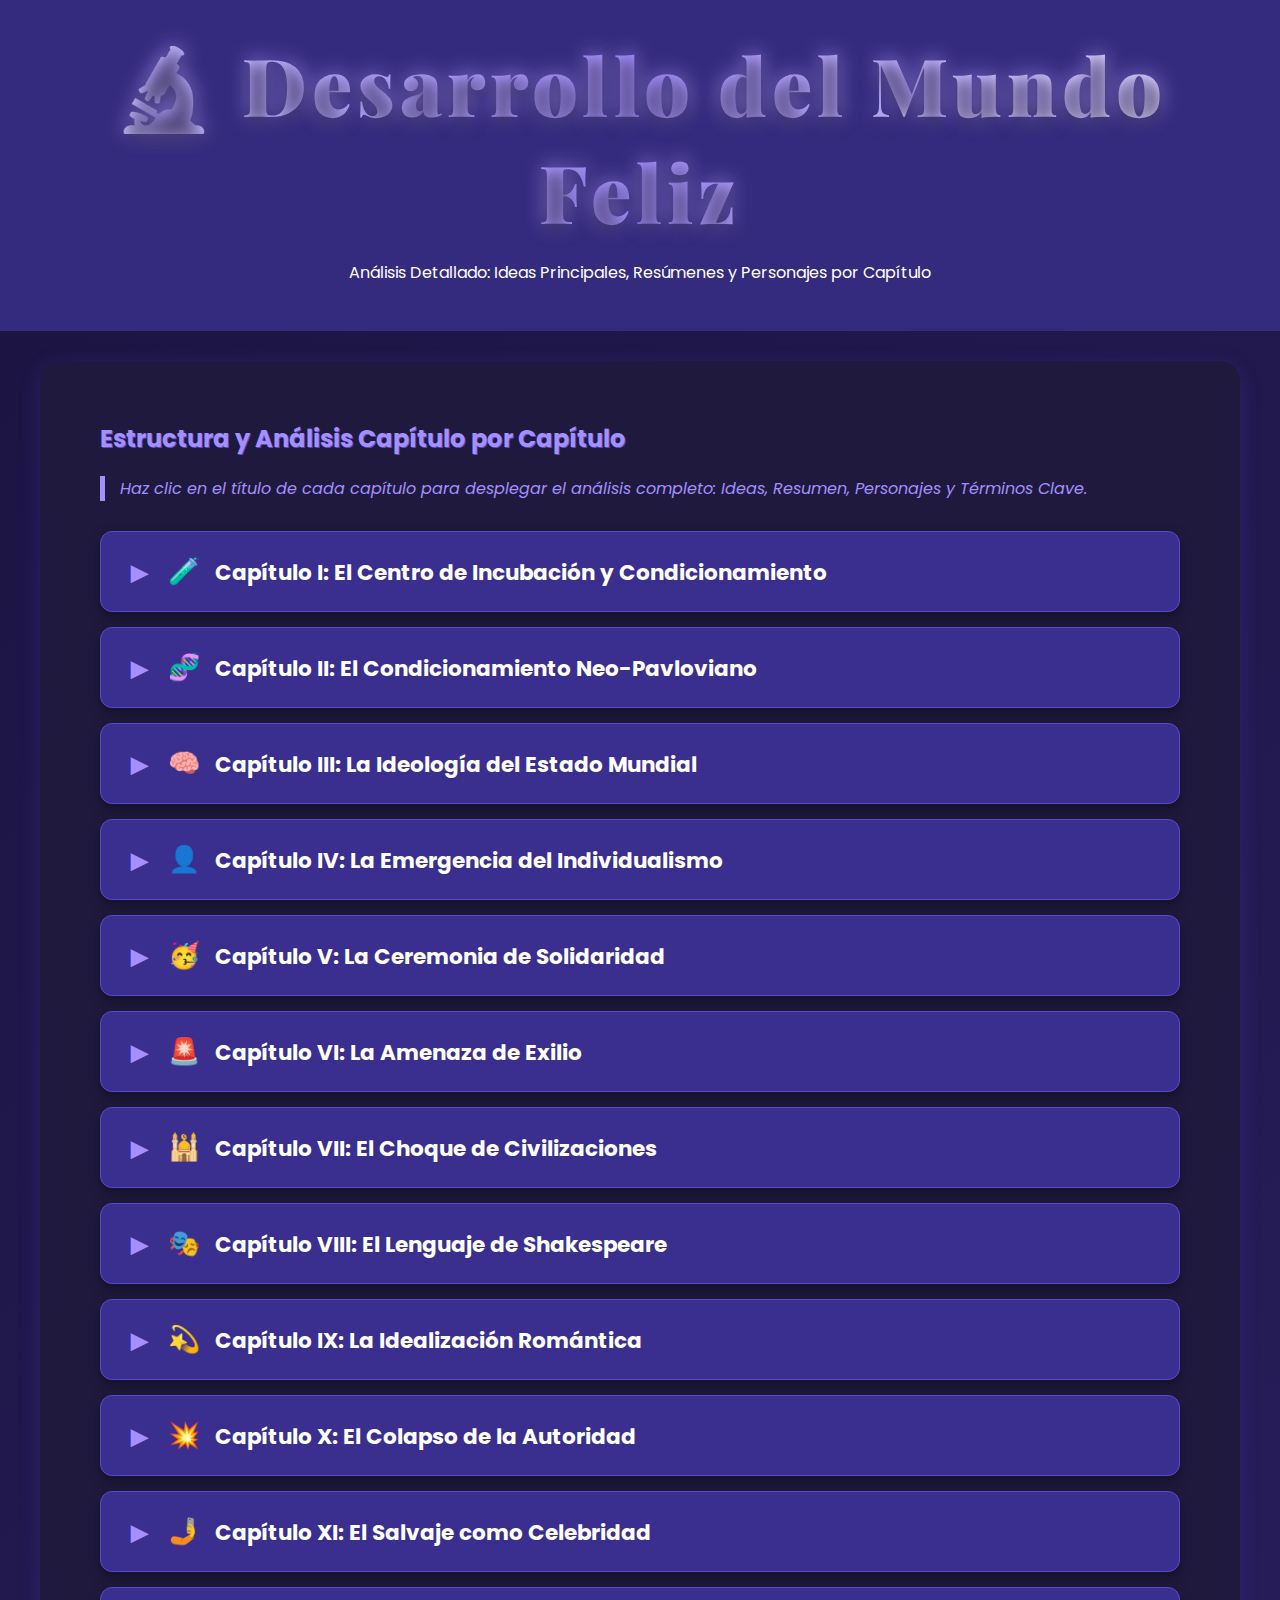
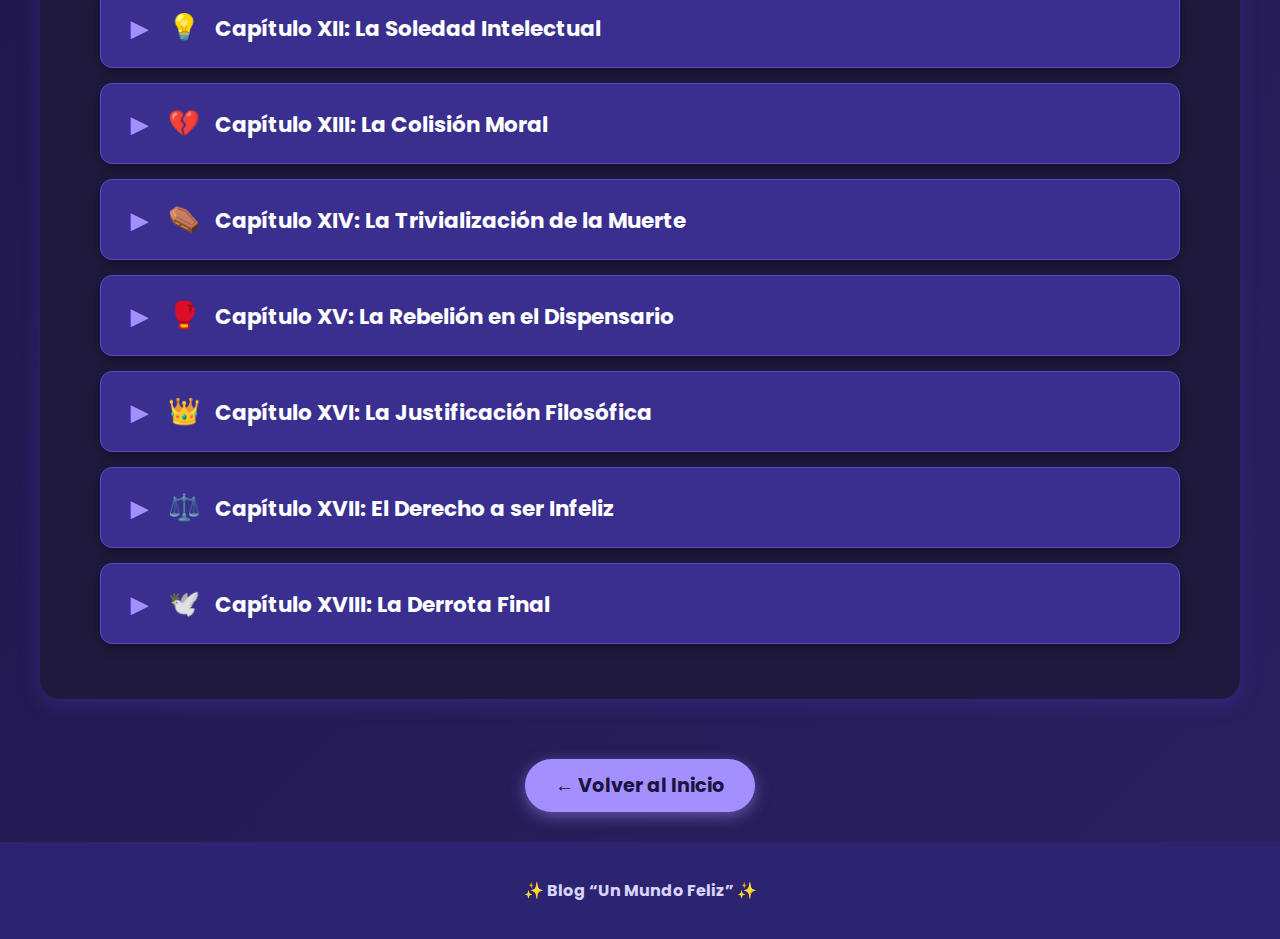
<file: Vistas/desarrollo.html>
<!DOCTYPE html>
<html lang="es">
<head>
  <meta charset="UTF-8">
  <meta name="viewport" content="width=device-width, initial-scale=1.0">
  <title>Desarrollo - Un Mundo Feliz</title>
  <link href="https://fonts.googleapis.com/css2?family=Playfair+Display:wght@900&display=swap" rel="stylesheet"> 
 
  <link rel="stylesheet" href="../CSS/desarrollo.css"> 
</head>
<body>

  <header>
    <h1 class="titulo">🔬 Desarrollo del Mundo Feliz</h1>
    <p>Análisis Detallado: Ideas Principales, Resúmenes y Personajes por Capítulo</p>
  </header>

  <div class="container-principal">
    <section class="section desarrollo-capitulos">
      <h2>Estructura y Análisis Capítulo por Capítulo</h2>
      <p class="nota-explicativa">Haz clic en el título de cada capítulo para desplegar el análisis completo: Ideas, Resumen, Personajes y Términos Clave.</p>

      <details class="capitulo-detalle">
        <summary class="capitulo-titulo">
          <span class="icono">🧪</span> Capítulo I: El Centro de Incubación y Condicionamiento
        </summary>
        <div class="capitulo-contenido">
          
          <div class="tema-grupo ideas">
            <h3>1. Ideas principales</h3>
            
            <h4>Principal:</h4>
            <ul>
              <li>Presenta el Centro de Incubación y Condicionamiento de Londres, donde los seres humanos son fabricados y clasificados en castas (Alfas, Betas, Gammas, Deltas, Epsilones). Se muestra una sociedad completamente controlada y tecnificada.</li>
            </ul>
            
            <h4>Secundarias:</h4>
            <ul>
              <li>La producción artificial de seres humanos reemplaza la reproducción natural.</li>
              <li>Se explica el Método Bokanovsky, que permite generar decenas de individuos idénticos a partir de un solo óvulo.</li>
              <li>Se introduce la idea de que la estabilidad social se logra mediante la manipulación biológica y psicológica.</li>
            </ul>
          </div>

          <div class="tema-grupo resumen">
            <h3>2. Resumen breve</h3>
            <p>El capítulo inicia con la descripción del edificio gris del Centro de Incubación y Condicionamiento de Londres Central, símbolo del dominio científico sobre la vida.</p>
            <p>Un grupo de estudiantes visita las instalaciones guiados por el Director de Incubación y Condicionamiento. A través de esta visita, se describe cómo los seres humanos son creados en laboratorios, sin padres, mediante técnicas como la fecundación artificial, la bokanovskificación (división de un óvulo en hasta 96 embriones idénticos) y la predestinación social (asignación de funciones según casta).</p>
            <p>Se revela que el objetivo máximo del Estado Mundial es la “Comunidad, Identidad, Estabilidad”, alcanzada a través de la uniformidad y la eliminación de la individualidad.</p>
          </div>

          <div class="tema-grupo personajes">
            <h3>3. Personajes que aparecen</h3>
            <ul>
              <li>Director de Incubación y Condicionamiento (DIC): guía la visita y representa la autoridad científica del sistema.</li>
              <li>Mr. Henry Foster: joven técnico del centro, experto en datos y procesos de incubación.</li>
              <li>Estudiantes: personajes secundarios que representan a las nuevas generaciones adoctrinadas.</li>
            </ul>
          </div>

          <div class="tema-grupo terminos">
            <h3>4. Términos importantes</h3>
            <ul>
              <li>Bokanovskificación: proceso biológico que permite producir varios clones humanos idénticos a partir de un solo óvulo.</li>
              <li>Método de Podsnap: técnica para acelerar la maduración de óvulos, aumentando la producción masiva de seres humanos.</li>
              <li>Casta: categoría social predeterminada (de Alfa a Epsilon), que define inteligencia y función social.</li>
              <li>Predestinación social: asignación de roles laborales y de estatus antes del nacimiento.</li>
              <li>Decantación: nacimiento artificial de los humanos tras su desarrollo en frascos.</li>
              <li>Divisa del Estado Mundial: “Comunidad, Identidad, Estabilidad.”</li>
            </ul>
          </div>

        </div>
      </details>
      
      <details class="capitulo-detalle">
        <summary class="capitulo-titulo">
          <span class="icono">🧬</span> Capítulo II: El Condicionamiento Neo-Pavloviano
        </summary>
        <div class="capitulo-contenido">
          
          <div class="tema-grupo ideas">
            <h3>1. Ideas principales</h3>
            
            <h4>Principal:</h4>
            <ul>
              <li>Se presenta el proceso de condicionamiento psicológico y social de los seres humanos desde su infancia, mostrando cómo se suprime la libertad individual para mantener la estabilidad del Estado Mundial.</li>
            </ul>
            
            <h4>Secundarias:</h4>
            <ul>
              <li>Se explican las técnicas de hipnopedia (enseñanza durante el sueño) y condicionamiento pavloviano.</li>
              <li>Se muestra cómo se inculca el rechazo hacia la naturaleza y el amor por el trabajo y el consumo.</li>
              <li>Aparece por primera vez Mustafá Mond, uno de los “Interventores Mundiales”, figura clave de autoridad.</li>
            </ul>
          </div>

          <div class="tema-grupo resumen">
            <h3>2. Resumen breve</h3>
            <p>El capítulo se centra en los métodos usados para adoctrinar a los niños.</p>
            <p>El Director continúa guiando a los estudiantes y les muestra las Salas de Condicionamiento Infantil, donde bebés de distintas castas son entrenados con estímulos eléctricos y sonidos desagradables para odiar cosas como las flores o los libros, pues la naturaleza no genera ganancias y los libros pueden despertar pensamiento crítico.</p>
            <p>También se introduce la hipnopedia, un método por el cual los niños aprenden frases repetidas mientras duermen, consolidando los valores del sistema (“Todos pertenecen a todos”).</p>
            <p>Aparece Mustafá Mond, Interventor Mundial, quien explica la historia del sistema, señalando que el orden actual surgió tras una guerra que demostró la necesidad de eliminar el conflicto individual y las emociones intensas.</p>
          </div>

          <div class="tema-grupo personajes">
            <h3>3. Personajes nuevos</h3>
            <ul>
              <li>Mustafá Mond: Interventor Mundial para Europa Occidental. Representa la autoridad suprema y el pensamiento racional del nuevo orden. Es culto, inteligente y cínico.</li>
              <li>Niños de las distintas castas: representan el producto final del condicionamiento estatal.</li>
              <li>Enfermeras y técnicos: encargados de aplicar los procesos de condicionamiento físico y mental.</li>
            </ul>
          </div>

          <div class="tema-grupo terminos">
            <h3>4. Términos importantes</h3>
            <ul>
              <li>Hipnopedia: enseñanza por repetición durante el sueño, usada para grabar ideas y valores del Estado Mundial en la mente inconsciente.</li>
              <li>Condicionamiento Neo-Pavloviano: adaptación de los experimentos de Pavlov para crear asociaciones entre placer o dolor y estímulos específicos.</li>
              <li>Interventor Mundial: máxima autoridad del Estado Mundial; hay diez en total.</li>
              <li>Guerra de los Nueve Años: conflicto que destruyó el mundo antiguo y dio origen al nuevo régimen basado en la estabilidad y el control social.</li>
              <li>Soma: droga perfecta, que elimina dolor, ansiedad o tristeza (aún solo mencionada, será más importante luego).</li>
            </ul>
          </div>
          
        </div>
      </details>
      
      <details class="capitulo-detalle">
    <summary class="capitulo-titulo">
        <span class="icono">🧠</span> Capítulo III: La Ideología del Estado Mundial
    </summary>
    <div class="capitulo-contenido">
        
        <div class="tema-grupo ideas">
            <h3>1. Ideas principales</h3>
            
            <h4>Principal:</h4>
            <ul>
                <li>El capítulo desarrolla la ideología del Estado Mundial, centrada en el control total de la sociedad mediante el placer, el consumo y la eliminación del sufrimiento.</li>
            </ul>
            
            <h4>Secundarias:</h4>
            <ul>
                <li>Mustafá Mond expone los principios del sistema y las razones por las que se abolieron la familia, la religión y el amor exclusivo.</li>
                <li>Se introduce la idea del “soma” como herramienta de control social.</li>
                <li>Se muestra el rechazo hacia las emociones profundas, sustituidas por placeres superficiales.</li>
                <li>Aparecen los primeros conflictos internos de Lenina y Bernard Marx, personajes que representan el deseo de algo distinto dentro de la uniformidad general.</li>
            </ul>
        </div>

        <div class="tema-grupo resumen">
            <h3>2. Resumen breve</h3>
            <p>El capítulo alterna entre el discurso de Mustafá Mond y las conversaciones de Lenina y Fanny, quienes comentan sobre las relaciones amorosas y la necesidad de compartir parejas. Mond explica a los estudiantes que el pasado —donde existían la familia, el arte, la religión y la ciencia libre— fue eliminado porque causaba inestabilidad y sufrimiento.</p>
            <p>El nuevo orden se basa en el placer inmediato, la uniformidad emocional y el consumo constante.</p>
            <p>Por otro lado, Bernard Marx muestra incomodidad ante la superficialidad de su sociedad y se siente diferente de los demás, lo que lo convierte en una figura disidente.</p>
            <p>Este capítulo marca la transición entre la exposición del mundo artificial y la aparición de los primeros indicios de conflicto interno en los personajes.</p>
        </div>

        <div class="tema-grupo personajes">
            <h3>3. Personajes nuevos</h3>
            <ul>
                <li>Lenina Crowne: trabajadora del Centro de Incubación, de casta Beta. Es atractiva, obediente al sistema y símbolo del ideal femenino impuesto por el Estado Mundial.</li>
                <li>Fanny Crowne: compañera y amiga de Lenina, representa la mentalidad conformista del sistema.</li>
                <li>Bernard Marx: miembro de la casta Alfa, pero físicamente más bajo que el promedio. Se siente marginado y comienza a cuestionar el orden establecido.</li>
            </ul>
        </div>

        <div class="tema-grupo terminos">
            <h3>4. Términos importantes</h3>
            <ul>
                <li>Soma: droga proporcionada por el Estado que garantiza felicidad instantánea y evita el dolor o la reflexión.</li>
                <li>Comunidad, Identidad, Estabilidad: lema del Estado Mundial que resume sus objetivos fundamentales.</li>
                <li>Familia (abolida): considerada una institución peligrosa, reemplazada por la reproducción artificial y las relaciones sin compromiso.</li>
                <li>Emociones profundas: suprimidas por considerarse fuentes de conflicto; se incentiva la superficialidad afectiva.</li>
                <li>Bernard Marx: primer personaje que representa el pensamiento crítico dentro de un sistema de control total.</li>
            </ul>
        </div>
        
    </div>
</details>

<details class="capitulo-detalle">
        <summary class="capitulo-titulo">
          <span class="icono">👤</span> Capítulo IV: La Emergencia del Individualismo
        </summary>
        <div class="capitulo-contenido">
          
          <div class="tema-grupo ideas">
            <h3>1. Ideas principales</h3>
            
            <h4>Principal:</h4>
            <ul>
              <li>La emergencia del individualismo como una patología social, centrándose en Bernard Marx. La disfunción de Bernard no es solo ideológica, sino física (su baja estatura, posiblemente por un error en la botella), lo que alimenta su constante sensación de ser un marginado. Esta alienación lo impulsa a buscar emociones más profundas, convirtiendo el rechazo social en la semilla del pensamiento crítico.</li>
            </ul>
            
            <h4>Secundarias:</h4>
            <ul>
              <li>La revelación de que la insatisfacción puede ocurrir incluso en los ciudadanos perfectos, encarnada en Helmholtz Watson. Él es un Alfa-Plus brillante, físicamente ejemplar, pero siente que su intelecto es desperdiciado en propaganda banal, lo que demuestra que la programación total no puede anular por completo la necesidad de un propósito intelectual superior.</li>
              <li>El contraste entre la soledad buscada y la soledad impuesta. Bernard desea la soledad para pensar y sentir, mientras que Lenina la evita activamente porque ha sido condicionada a temer la introspección.</li>
            </ul>
          </div>

          <div class="tema-grupo resumen">
            <h3>2. Resumen breve</h3>
            <p>El capítulo profundiza en la mente de Bernard Marx, quien se siente físicamente inferior y socialmente incómodo. A diferencia de Lenina, quien solo concibe la felicidad en actividades grupales, Bernard anhela experiencias auténticas.</p>
            <p>Luego, visita a su amigo Helmholtz Watson, un Alfa-Plus de talento excepcional, que también confiesa sentirse solitario e insatisfecho con su trabajo de escribir eslóganes. Ambos inadaptados se unen en una amistad basada en su reconocimiento mutuo de ser diferentes de la masa.</p>
          </div>

          <div class="tema-grupo personajes">
            <h3>3. Personajes nuevos</h3>
            <ul>
              <li>Helmholtz Watson: Un Alfa-Plus inteligente y atractivo que trabaja como Ingeniero Emocional. Representa la disidencia intelectual y la frustración del talento que no encuentra una expresión profunda.</li>
            </ul>
          </div>

          <div class="tema-grupo terminos">
            <h3>4. Términos importantes</h3>
            <ul>
              <li>Individualismo (Subversivo): El acto de Bernard y Helmholtz de querer pensar o sentir de forma separada del colectivo, considerado un peligro para la estabilidad.</li>
            </ul>
          </div>
          
        </div>
      </details>
      
      <details class="capitulo-detalle">
        <summary class="capitulo-titulo">
          <span class="icono">🥳</span> Capítulo V: La Ceremonia de Solidaridad
        </summary>
        <div class="capitulo-contenido">
          
          <div class="tema-grupo ideas">
            <h3>1. Ideas principales</h3>
            
            <h4>Principal:</h4>
            <ul>
              <li>El rol de la Ceremonia de Solidaridad como el sustituto religioso y político del Estado Mundial. Este ritual está diseñado meticulosamente para suprimir la individualidad forzando una comunión física y emocional bajo la influencia del Soma. Su función es canalizar cualquier deseo de trascendencia hacia una euforia colectiva fabricada, reforzando el lema: "Todo el mundo pertenece a todo el mundo".</li>
            </ul>
            
            <h4>Secundarias:</h4>
            <ul>
              <li>La naturaleza obligatoria de la felicidad y la trivialidad de las interacciones sociales. La conversación entre Lenina y Henry Foster es un ejemplo de la absoluta falta de intimidad o profundidad en las relaciones, que se ven como un mero hábito social.</li>
              <li>El fracaso del ritual en Bernard, quien, a pesar de participar, permanece consciente y alienado. Su incapacidad para fundirse con el colectivo subraya que la programación total no es infalible.</li>
            </ul>
          </div>

          <div class="tema-grupo resumen">
            <h3>2. Resumen breve</h3>
            <p>El capítulo contrasta la vida social típica de Lenina con el malestar de Bernard. Lenina tiene una cita frívola con Henry Foster.</p>
            <p>Más tarde, Bernard asiste a una Ceremonia de Solidaridad: una reunión de doce personas que, mediante cánticos y la ingesta masiva de Soma, culmina en una orgía y un éxtasis colectivo. A diferencia de los demás, Bernard no logra el clímax emocional ni sensorial, sintiéndose más aislado que nunca, lo que evidencia su profunda inadaptación.</p>
          </div>

          <div class="tema-grupo personajes">
            <h3>3. Personajes nuevos</h3>
            <ul>
              <li>Henry Foster: Trabajador Alfa, un socio de Lenina que encarna al ciudadano perfectamente condicionado, obsesionado con las estadísticas de producción y el consumo.</li>
            </ul>
          </div>

          <div class="tema-grupo terminos">
            <h3>4. Términos importantes</h3>
            <ul>
              <li>Ceremonia de Solidaridad: El ritual semanal que utiliza el Soma y el éxtasis grupal para mantener la cohesión social.</li>
              <li>Ersatz de Sentimiento: El uso de sustitutos (como la música sintética y el Soma) para reemplazar las emociones reales.</li>
            </ul>
          </div>
          
        </div>
      </details>
      
      <details class="capitulo-detalle">
        <summary class="capitulo-titulo">
          <span class="icono">🚨</span> Capítulo VI: La Amenaza de Exilio
        </summary>
        <div class="capitulo-contenido">
          
          <div class="tema-grupo ideas">
            <h3>1. Ideas principales</h3>
            
            <h4>Principal:</h4>
            <ul>
              <li>La confrontación entre la autoridad y la disidencia, donde el Director impone una amenaza explícita de exilio. El Estado, a pesar de su fachada de felicidad, actúa de manera totalitaria cuando se desafían sus normas, demostrando que la libertad es un lujo que no puede permitirse la estabilidad.</li>
            </ul>
            
            <h4>Secundarias:</h4>
            <ul>
              <li>La profundización de la brecha emocional entre Bernard y Lenina. Bernard busca una experiencia "real" y sin drogas, un concepto que Lenina no puede procesar debido a su condicionamiento, ejemplificando la incompatibilidad de sus mundos.</li>
              <li>El uso estratégico de los lugares de exilio (Islandia) como una medida de contención social. Los inadaptados no son ejecutados, sino segregados, manteniendo el orden sin recurrir a la violencia pública.</li>
            </ul>
          </div>

          <div class="tema-grupo resumen">
            <h3>2. Resumen breve</h3>
            <p>Bernard intenta persuadir a Lenina para que lo acompañe a la Reserva de Salvajes, anhelando compartir una experiencia auténtica sin Soma, pero ella se resiste.</p>
            <p>Antes de partir, el Director convoca a Bernard y, al recriminarle su rechazo a las normas sociales, lo amenaza con enviarlo a **Islandia**, una colonia para disidentes. Bernard, asustado pero con el permiso para viajar, se dirige a la Reserva con Lenina.</p>
          </div>

          <div class="tema-grupo personajes">
            <h3>3. Personajes nuevos</h3>
            <ul>
              <li>El Director de Centros de Incubación (D.H.C.): Su personaje se vuelve crucial, no solo como autoridad sino como figura con un pasado comprometedor.</li>
            </ul>
          </div>

          <div class="tema-grupo terminos">
            <h3>4. Términos importantes</h3>
            <ul>
              <li>Reserva de Salvajes: El lugar geográfico donde se permite la existencia del Viejo Mundo (familia, vejez, enfermedad), que sirve como contraste cultural y moral.</li>
              <li>Islandia (Exilio): El destino final para aquellos ciudadanos que, como Bernard, amenazan la estabilidad intelectual y social.</li>
            </ul>
          </div>
          
        </div>
      </details>
      
      <details class="capitulo-detalle">
        <summary class="capitulo-titulo">
          <span class="icono">🕌</span> Capítulo VII: El Choque de Civilizaciones
        </summary>
        <div class="capitulo-contenido">
          
          <div class="tema-grupo ideas">
            <h3>1. Ideas principales</h3>
            
            <h4>Principal:</h4>
            <ul>
              <li>El choque de civilizaciones y la eficacia del condicionamiento anti-natural al confrontar a Lenina con la vejez, la suciedad, la emoción descontrolada y el parto natural. La reacción de Lenina es de absoluto asco, lo que demuestra el éxito total del Estado Mundial en programar aversión hacia todo lo que no sea limpio, sintético y controlado.</li>
            </ul>
            
            <h4>Secundarias:</h4>
            <ul>
              <li>La introducción de los valores del Viejo Mundo (religión y familia) a través del ritual de sacrificio y los símbolos de la cruz, elementos que son totalmente ajenos y aterradores para los ciudadanos del Estado Mundial.</li>
              <li>El descubrimiento de **John el Salvaje y Linda**, cuyo encuentro establece el conflicto central de la novela: el individuo formado en la pasión y el sufrimiento contra la civilización de la comodidad.</li>
            </ul>
          </div>

          <div class="tema-grupo resumen">
            <h3>2. Resumen breve</h3>
            <p>Bernard y Lenina llegan a la Reserva de Salvajes en Nuevo México. Lenina está aterrorizada por la suciedad, la vejez y un ritual religioso. Bernard se siente intelectualmente estimulado.</p>
            <p>Se encuentran con John, un joven rubio que les revela que su madre, Linda, es una mujer del "Otro Lugar" que quedó varada años atrás. La presencia de Linda, una Beta envejecida y miserable, es la primera prueba física de la vida fuera de la civilización.</p>
          </div>

          <div class="tema-grupo personajes">
            <h3>3. Personajes nuevos</h3>
            <ul>
              <li>John (el Salvaje): El joven que se convierte en el símbolo de la individualidad y la conciencia.</li>
              <li>Linda: Una mujer Beta del Estado Mundial que quedó varada en la Reserva. Envejecida y despreciada, sufre por su incapacidad de obtener Soma.</li>
            </ul>
          </div>

          <div class="tema-grupo terminos">
            <h3>4. Términos importantes</h3>
            <ul>
              <li>Choque de civilizaciones: La confrontación de los valores del Estado Mundial (control, consumo) con los del Viejo Mundo (pasión, fe, sufrimiento).</li>
              <li>Vejez y Muerte: Fenómenos naturales que causan repulsión a Lenina, pues han sido eliminados del mundo "civilizado".</li>}
              <li>Obscenidad: El término usado por Lenina para describir el nacimiento vivíparo y la vejez.</li>
              <li>El Otro Lugar: La idealización que Linda tiene del Estado Mundial, contrastándolo con la miseria de su vida en la Reserva. </li>
            </ul>
          </div>
          
        </div>
      </details>
      
      <details class="capitulo-detalle">
    <summary class="capitulo-titulo">
        <span class="icono">🎭</span> Capítulo VIII: El Lenguaje de Shakespeare
    </summary>
    <div class="capitulo-contenido">
        
        <div class="tema-grupo ideas">
            <h3>1. Ideas principales</h3>
            
            <h4>Principal:</h4>
            <ul>
                <li>La importancia formativa de la literatura (Shakespeare) y cómo esta le proporciona a John un lenguaje de la pasión, el dolor y la moralidad que el Estado Mundial eliminó. Las tragedias le permiten a John articular la complejidad emocional y moral que su vida en la Reserva le ha impuesto.</li>
            </ul>
            
            <h4>Secundarias:</h4>
            <ul>
                <li>La confesión de Linda sobre el origen de John y la identidad del D.H.C., lo que proporciona a Bernard una poderosa herramienta para defenderse del exilio inminente.</li>
                <li>La profunda soledad de John, quien es marginado tanto por los indios (por ser diferente) como por su madre (por su condicionamiento Beta), creando un ser que no pertenece a ningún mundo.</li>
            </ul>
        </div>

        <div class="tema-grupo resumen">
            <h3>2. Resumen breve</h3>
            <p>Linda narra su historia: cómo quedó separada del Director, quedó embarazada y no pudo volver. John describe a Bernard y Lenina su infancia solitaria y cómo encontró consuelo y entendimiento en las obras completas de Shakespeare.</p>
            <p>Explica cómo la lectura le permitió procesar la crueldad de la vida en la Reserva y la imposibilidad de la relación con su madre.</p>
        </div>

        <div class="tema-grupo personajes">
            <h3>3. Personajes nuevos</h3>
            <ul>
                <li>Ninguno, se desarrolla el trasfondo de John y Linda.</li>
            </ul>
        </div>

        <div class="tema-grupo terminos">
            <h3>4. Términos importantes</h3>
            <ul>
                <li>Shakespeare: El símbolo del arte prohibido que representa la verdad incómoda y la emoción profunda que el Estado Mundial sacrificó por la estabilidad.</li>
                <li>El Gran Problema: La miseria que John sufre en la Reserva por ser un marginado.</li>
            </ul>
        </div>
        
    </div>
</details>

<details class="capitulo-detalle">
    <summary class="capitulo-titulo">
        <span class="icono">💫</span> Capítulo IX: La Idealización Romántica
    </summary>
    <div class="capitulo-contenido">
        
        <div class="tema-grupo ideas">
            <h3>1. Ideas principales</h3>
            
            <h4>Principal:</h4>
            <ul>
                <li>La ceguera de la idealización romántica de John. Influido por Shakespeare, John proyecta sobre Lenina una imagen de pureza y virtud, ajena a la realidad de la moral sexual del Estado Mundial, preparando la colisión trágica entre el ideal y el hecho.</li>
            </ul>
            
            <h4>Secundarias:</h4>
            <ul>
                <li>El oportunismo estratégico de Bernard. Su primera reacción al conocer la historia de John es la de un hombre que ve una forma de salvarse del exilio, demostrando que su disidencia se basa más en su ego herido que en una convicción moral sólida.</li>
                <li>La velocidad del Control Mundial para convertir lo inusual en un objeto de estudio y espectáculo, lo que legitima el regreso de John y Linda.</li>
            </ul>
        </div>

        <div class="tema-grupo resumen">
            <h3>2. Resumen breve</h3>
            <p>Bernard se comunica con Mustafá Mond y obtiene permiso inmediato para llevar a John y Linda a Londres, viendo a John como su salvación. Mientras espera, John entra en la cabaña donde Lenina está durmiendo. Su visión de Lenina, idealizada como una heroína de Shakespeare, desata en él una profunda emoción romántica.</p>
            <p>Se siente abrumado por el deseo de un amor casto y virtuoso, frustrado por su incapacidad de articular estos sentimientos del Viejo Mundo.</p>
        </div>

        <div class="tema-grupo personajes">
            <h3>3. Personajes nuevos</h3>
            <ul>
                <li>Ninguno.</li>
            </ul>
        </div>

        <div class="tema-grupo terminos">
            <h3>4. Términos importantes</h3>
            <ul>
                <li>Virtud: El concepto moral que John busca en Lenina, totalmente ajeno a la sociedad donde el sexo es un hábito social.</li>
                <li>Idealización: La tendencia de John a ver la civilización con lentes shakespearianos.</li>
            </ul>
        </div>
        
    </div>
</details>

<details class="capitulo-detalle">
        <summary class="capitulo-titulo">
          <span class="icono">💥</span> Capítulo X: El Colapso de la Autoridad
        </summary>
        <div class="capitulo-contenido">
          
          <div class="tema-grupo ideas">
            <h3>1. Ideas principales</h3>
            
            <h4>Principal:</h4>
            <ul>
              <li>El poder corrosivo de la moral social del Estado Mundial. El simple concepto de "padre" es tan obsceno y desestabilizador que la revelación de la paternidad del D.H.C. destruye instantáneamente su autoridad y lo obliga a renunciar. El Director es víctima de la misma ideología que él mismo impone.</li>
            </ul>
            
            <h4>Secundarias:</h4>
            <ul>
              <li>El triunfo táctico de Bernard. Utiliza a John y Linda como arma para invertir su propia humillación y ascenso social, lo que revela la naturaleza oportunista de su rebeldía.</li>
              <li>La reacción de la multitud, que se siente ofendida por la violación de las normas sociales, demostrando que el condicionamiento es más fuerte que la autoridad.</li>
            </ul>
          </div>

          <div class="tema-grupo resumen">
            <h3>2. Resumen breve</h3>
            <p>El D.H.C. convoca una reunión de trabajadores para humillar públicamente a Bernard y exiliarlo por su comportamiento subversivo. En el momento culminante, Bernard presenta a Linda y John.</p>
            <p>Linda desenmascara al D.H.C. como el padre de John. El Director, abrumado por la vergüenza y el horror (pues "padre" es la mayor obscenidad), renuncia inmediatamente y huye, siendo superado por la ideología que él mismo defendía.</p>
          </div>

          <div class="tema-grupo personajes">
            <h3>3. Personajes nuevos</h3>
            <ul>
              <li>Ninguno.</li>
            </ul>
          </div>

          <div class="tema-grupo terminos">
            <h3>4. Términos importantes</h3>
            <ul>
              <li>Padre/Madre (Obscenidad): Términos que evocan el caos emocional de la familia y son considerados la máxima vergüenza social.</li>
              <li>Humillación Pública: La herramienta que el D.H.C. intenta usar contra Bernard, y que se vuelve contra él mismo.</li>
            </ul>
          </div>
          
        </div>
      </details>
      
      <details class="capitulo-detalle">
        <summary class="capitulo-titulo">
          <span class="icono">🤳</span> Capítulo XI: El Salvaje como Celebridad
        </summary>
        <div class="capitulo-contenido">
          
          <div class="tema-grupo ideas">
            <h3>1. Ideas principales</h3>
            
            <h4>Principal:</h4>
            <ul>
              <li>La transformación de la individualidad en un mero objeto de consumo y espectáculo. John se convierte en la celebridad de Londres, pero el Estado Mundial lo reduce a una atracción exótica, negándole cualquier dignidad o significado más allá del valor de entretenimiento para la masa.</li>
            </ul>
            
            <h4>Secundarias:</h4>
            <ul>
              <li>El carácter superficial de la fama y el consumo en el Estado Mundial. La gente se interesa en John no por sus ideas, sino por su rareza y su apariencia.</li>
              <li>El abuso del prestigio por parte de Bernard, quien, al convertirse en el agente de John, disfruta temporalmente de la popularidad y abandona sus antiguos principios de disidencia.</li>
              <li>El asco de John por los Cine-Sensación y la falta de decencia en la vida civilizada, lo que amplía la brecha moral entre él y el nuevo mundo.</li>
            </ul>
          </div>

          <div class="tema-grupo resumen">
            <h3>2. Resumen breve</h3>
            <p>John se convierte en la sensación de Londres, "John, el Salvaje". Es invitado a fiestas y eventos, y Bernard, como su acompañante, disfruta de la atención social que había anhelado.</p>
            <p>John se siente asqueado por la frivolidad, el condicionamiento de los niños y las "películas de sensación", que considera obscenas y vulgares. Su rechazo a esta vida, sin embargo, solo lo hace más fascinante para el público.</p>
          </div>

          <div class="tema-grupo personajes">
            <h3>3. Personajes nuevos</h3>
            <ul>
              <li>Ninguno.</li>
            </ul>
          </div>

          <div class="tema-grupo terminos">
            <h3>4. Términos importantes</h3>
            <ul>
              <li>Celebridad: Un estado social utilizado por el Estado para entretener y distraer a la población.</li>
              <li>Cine-Sensación (Feelies): La forma de entretenimiento multisensorial que John percibe como la máxima expresión de la vulgaridad.</li>
            </ul>
          </div>
          
        </div>
      </details>
      
      <details class="capitulo-detalle">
        <summary class="capitulo-titulo">
          <span class="icono">💡</span> Capítulo XII: La Soledad Intelectual
        </summary>
        <div class="capitulo-contenido">
          
          <div class="tema-grupo ideas">
            <h3>1. Ideas principales</h3>
            
            <h4>Principal:</h4>
            <ul>
              <li>La soledad insuperable del intelectual. A pesar de la amistad que une a John y Helmholtz, el condicionamiento de este último actúa como una barrera. El capítulo demuestra que el arte, la pasión y la tragedia son conceptos incomprensibles para una mente programada para la estabilidad y el placer.</li>
            </ul>
            
            <h4>Secundarias:</h4>
            <ul>
              <li>El deterioro moral de Bernard, quien se vuelve engreído y celoso del interés de Helmholtz en John, lo que confirma que su disidencia era superficial y egoísta.</li>
              <li>La primera chispa de conciencia en Helmholtz. Aunque se ríe de las ideas de John sobre la nobleza y la tragedia, se siente extrañamente atraído por la fuerza emocional del lenguaje de Shakespeare, dándose cuenta de lo vacía que es su propia creatividad.</li>
            </ul>
          </div>

          <div class="tema-grupo resumen">
            <h3>2. Resumen breve</h3>
            <p>Bernard, intoxicado por la fama, se vuelve arrogante, arruinando su relación con John y Helmholtz. John intenta compartir su pasión por *Romeo y Julieta* con Helmholtz, pero este último no puede tomar en serio la idea del matrimonio y el amor trágico, riéndose de la obra.</p>
            <p>Sin embargo, Helmholtz es incapaz de ignorar el poder y la belleza del lenguaje de John, lo que le provoca una profunda frustración por no poder expresar algo similar en su propio trabajo.</p>
          </div>

          <div class="tema-grupo personajes">
            <h3>3. Personajes nuevos</h3>
            <ul>
              <li>Ninguno, se centra en el triángulo de inadaptados.</li>
            </ul>
          </div>

          <div class="tema-grupo terminos">
            <h3>4. Términos importantes</h3>
            <ul>
              <li>Incomprensión Cultural: La barrera absoluta que impide que la mente condicionada de Helmholtz entienda los valores del Viejo Mundo (amor, sacrificio).</li>
              <li>Verdad (Estética): El concepto que Helmholtz comienza a buscar, un lenguaje que pueda expresar las ideas que su mundo le ha prohibido.</li>
            </ul>
          </div>
          
        </div>
      </details>
      
      <details class="capitulo-detalle">
        <summary class="capitulo-titulo">
          <span class="icono">💔</span> Capítulo XIII: La Colisión Moral
        </summary>
        <div class="capitulo-contenido">
          
          <div class="tema-grupo ideas">
            <h3>1. Ideas principales</h3>
            
            <h4>Principal:</h4>
            <ul>
              <li>La colisión trágica entre el ideal shakespeariano de amor y la ética sexual libre del Estado Mundial. John exige un compromiso, un voto y una prueba de valía, mientras que Lenina solo entiende el sexo como un acto de placer inmediato. Este conflicto moral es el catalizador de la explosión emocional de John.</li>
            </ul>
            
            <h4>Secundarias:</h4>
            <ul>
              <li>El estallido de violencia y furia de John, que demuestra que la pasión reprimida y el conflicto moral (el "pecado" y el deseo) son fuerzas desestabilizadoras que la sociedad ha eliminado para garantizar la paz.</li>
              <li>La incapacidad de Lenina de procesar el rechazo. Su condicionamiento la hace incapaz de entender un amor que no se consuma inmediatamente o que implique exclusividad.</li>
            </ul>
          </div>

          <div class="tema-grupo resumen">
            <h3>2. Resumen breve</h3>
            <p>Lenina, obsesionada con John, va a su apartamento y se desnuda para seducirlo. John, abrumado por el deseo físico y sus valores morales, le exige un compromiso de virtud y pureza. Lenina no lo entiende y lo toma como un juego.</p>
            <p>John, horrorizado por el rechazo a su ideal de amor, explota en una furia violenta, la ataca llamándola "ramera" (prostituta) y la persigue con un cuchillo antes de huir.</p>
          </div>

          <div class="tema-grupo personajes">
            <h3>3. Personajes nuevos</h3>
            <ul>
              <li>Ninguno.</li>
            </ul>
          </div>

          <div class="tema-grupo terminos">
            <h3>4. Términos importantes</h3>
            <ul>
              <li>Pasión Violenta: La emoción incontrolable que John experimenta, resultando en violencia, algo que el Estado ha eliminado por ser fuente de inestabilidad.</li>
              <li>Pureza (Femenina): El concepto arcaico que John, influido por Shakespeare, proyecta sobre Lenina.</li>
            </ul>
          </div>
          
        </div>
      </details>
      
      <details class="capitulo-detalle">
        <summary class="capitulo-titulo">
          <span class="icono">⚰️</span> Capítulo XIV: La Trivialización de la Muerte
        </summary>
        <div class="capitulo-contenido">
          
          <div class="tema-grupo ideas">
            <h3>1. Ideas principales</h3>
            
            <h4>Principal:</h4>
            <ul>
              <li>La trivialización total de la muerte y el dolor emocional como resultado directo del condicionamiento social. El Estado Mundial ha convertido el morir en un proceso aséptico y feliz, despojándolo de cualquier significado, ritual o dignidad humana.</li>
            </ul>
            
            <h4>Secundarias:</h4>
            <ul>
              <li>La crueldad implícita del condicionamiento de muerte. Los niños Bokanovsky son llevados a presenciar la agonía como parte de su formación, aprendiendo a asociar la muerte con lo trivial y la ausencia de dolor.</li>
              <li>La rabia de John por la falta de respeto y la imposibilidad de un duelo auténtico por su madre, contrastando su dolor con la indiferencia colectiva.</li>
            </ul>
          </div>

          <div class="tema-grupo resumen">
            <h3>2. Resumen breve</h3>
            <p>Linda, la madre de John, agoniza en un Hospital de Moribundos, totalmente drogada con Soma. John sufre una angustia genuina, pero es interrumpido por un grupo de gemelos Bokanovsky, que han sido llevados al hospital como parte de su "condicionamiento de muerte".</p>
            <p>Los niños se ríen y se burlan de la agonía de Linda. John se enfurece por la falta de decencia y de duelo, sintiéndose solo en su dolor.</p>
          </div>

          <div class="tema-grupo personajes">
            <h3>3. Personajes nuevos</h3>
            <ul>
              <li>Ninguno.</li>
            </ul>
          </div>

          <div class="tema-grupo terminos">
            <h3>4. Términos importantes</h3>
            <ul>
              <li>Condicionamiento de Muerte: La programación hipnopédica para que los ciudadanos vean la muerte con indiferencia, evitando el duelo.</li>
              <li>Moribundo (Hospital): Instalación donde los ancianos son llevados a morir, vistos como una molestia y un espectáculo, no como personas.</li>
            </ul>
          </div>
          
        </div>
      </details>
      
      <details class="capitulo-detalle">
        <summary class="capitulo-titulo">
          <span class="icono">🥊</span> Capítulo XV: La Rebelión en el Dispensario
        </summary>
        <div class="capitulo-contenido">
          
          <div class="tema-grupo ideas">
            <h3>1. Ideas principales</h3>
            
            <h4>Principal:</h4>
            <ul>
              <li>El intento desesperado de rebelión de John contra la tiranía de la felicidad química. John intenta, por la fuerza, despertar la conciencia de las masas al eliminar su droga de control, simbolizando que la libertad debe ser arrebatada al sistema.</li>
            </ul>
            
            <h4>Secundarias:</h4>
            <ul>
              <li>La naturaleza reaccionaria de la masa Delta. Cuando se les quita el Soma, no buscan la libertad, sino que reaccionan como una turba violenta y condicionada, demostrando que la esclavitud al placer es total.</li>
              <li>La lealtad de Helmholtz y el miedo de Bernard. Helmholtz se une a la lucha con entusiasmo, mientras Bernard, paralizado por la indecisión y el miedo, demuestra que su disidencia siempre fue más débil que su condicionamiento.</li>
            </ul>
          </div>

          <div class="tema-grupo resumen">
            <h3>2. Resumen breve</h3>
            <p>Tras la muerte de su madre, John irrumpe en un dispensario de Soma, donde los Deltas esperan sus raciones. Intenta "liberarlos" arrojando las tabletas por la ventana. Esto provoca un disturbio.</p>
            <p>Helmholtz llega y se une a la revuelta con entusiasmo, pero Bernard se acobarda. Los tres son rápidamente arrestados después de que la policía utiliza niebla de Soma gaseoso para sedar y calmar a la turba de Deltas.</p>
          </div>

          <div class="tema-grupo personajes">
            <h3>3. Personajes nuevos</h3>
            <ul>
              <li>La Turba : Los trabajadores Deltas que reaccionan con violencia cuando se les niega su placer.</li>
            </ul>
          </div>

          <div class="tema-grupo terminos">
            <h3>4. Términos importantes</h3>
            <ul>
              <li>Turba Condicionada: La reacción violenta de los Deltas que, sin su droga, son incapaces de procesar la libertad y solo buscan su placer perdido.</li>
              <li>Soma-Gas: El arma final del Estado, que garantiza la paz inmediata a través de la sedación masiva.</li>
            </ul>
          </div>
          
        </div>
      </details>
      
      <details class="capitulo-detalle">
        <summary class="capitulo-titulo">
          <span class="icono">👑</span> Capítulo XVI: La Justificación Filosófica
        </summary>
        <div class="capitulo-contenido">
          
          <div class="tema-grupo ideas">
            <h3>1. Ideas principales</h3>
            
            <h4>Principal:</h4>
            <ul>
              <li>La justificación racional y filosófica del totalitarismo por parte de Mustafá Mond. Mond revela que el Estado Mundial no es ignorante de los valores del Viejo Mundo (arte, filosofía, ciencia), sino que eligió sacrificar la verdad y la alta cultura por la estabilidad y la felicidad de la mayoría.</li>
            </ul>
            
            <h4>Secundarias:</h4>
            <ul>
              <li>La distinción entre la Ciencia Pura (peligrosa) y la Ciencia Aplicada (útil). Mond prohíbe la primera, ya que la búsqueda desinteresada de la verdad puede desafiar el orden social, pero permite la segunda si sirve al consumo y la comunidad.</li>
              <li>El exilio como una válvula de escape controlada. Mond decide enviar a Bernard y Helmholtz a Islandia, manteniendo a los disidentes lejos del centro de poder, pero sin destruirlos.</li>
            </ul>
          </div>

          <div class="tema-grupo resumen">
            <h3>2. Resumen breve</h3>
            <p>John, Bernard y Helmholtz son llevados ante Mustafá Mond, uno de los diez Controladores Mundiales. Mond, un intelectual que ha leído a Shakespeare y otros libros prohibidos, explica que la sociedad moderna tuvo que elegir entre la "verdad" y la "felicidad", optando por la segunda. Argumenta que la filosofía y el pensamiento profundo son desestabilizadores.</p>
            <p>Se anuncia que Bernard y Helmholtz serán exiliados, y Helmholtz acepta su destino con entusiasmo, ya que le dará un clima ideal para escribir.</p>
          </div>

          <div class="tema-grupo personajes">
            <h3>3. Personajes nuevos</h3>
            <ul>
              <li>Mustafá Mond: El Controlador Mundial, que representa la síntesis de la autoridad y la intelectualidad, el arquitecto ético del sistema.</li>
            </ul>
          </div>

          <div class="tema-grupo terminos">
            <h3>4. Términos importantes</h3>
            <ul>
              <li>Estabilidad: El valor supremo del Estado Mundial, que justifica cualquier acto de control o supresión.</li>
              <li>Ciencia Pura: La ciencia sin restricciones éticas o sociales, prohibida por Mond.</li>
            </ul>
          </div>
          
        </div>
      </details>
      
      <details class="capitulo-detalle">
        <summary class="capitulo-titulo">
          <span class="icono">⚖️</span> Capítulo XVII: El Derecho a ser Infeliz
        </summary>
        <div class="capitulo-contenido">
          
          <div class="tema-grupo ideas">
            <h3>1. Ideas principales</h3>
            
            <h4>Principal:</h4>
            <ul>
              <li>El debate final y culminante sobre el "Derecho a ser Infeliz". John defiende los valores del Viejo Mundo (el dolor, el miedo, la vejez, la religión) como ingredientes esenciales para la conciencia, el arte y la nobleza. Mond defiende la comodidad como la única moral necesaria para el funcionamiento de la sociedad.</li>
            </ul>
            
            <h4>Secundarias:</h4>
            <ul>
              <li>La justificación del Soma como el sustituto de Dios. Mond explica que la religión es innecesaria porque el Soma ofrece el consuelo y el éxtasis sin el sacrificio y la introspección que exige la fe genuina.</li>
              <li>La elección consciente de la mediocridad. Mond admite que la sociedad ha renunciado a la grandeza y a la complejidad para evitar el sufrimiento, una elección pragmática para la paz social.</li>
            </ul>
          </div>

          <div class="tema-grupo resumen">
            <h3>2. Resumen breve</h3>
            <p>John y Mond se enfrentan en un intenso debate. Mond justifica por qué la religión y la angustia han sido eliminadas: son incompatibles con la estabilidad. John exige que le devuelvan el sufrimiento y la pasión, declarando que quiere el derecho a la infelicidad, la enfermedad y la conciencia.</p>
            <p>Mond, con un tono casi compasivo, acepta que John está pidiendo una vida noble, pero insiste en que la sociedad ha votado por la felicidad cómoda.</p>
          </div>

          <div class="tema-grupo personajes">
            <h3>3. Personajes nuevos</h3>
            <ul>
              <li>Ninguno</li>
            </ul>
          </div>

          <div class="tema-grupo terminos">
            <h3>4. Términos importantes</h3>
            <ul>
              <li>El Derecho a ser Infeliz: La máxima exigencia de John. Simboliza el valor de la libertad y la autenticidad humana, incluso si estas vienen acompañadas de dolor.</li>
              <li>Dios (Abolido): Considerado obsoleto e innecesario en un mundo donde el Soma y la ciencia resuelven todos los problemas humanos.</li>
            </ul>
          </div>
          
        </div>
      </details>
      
      <details class="capitulo-detalle">
        <summary class="capitulo-titulo">
          <span class="icono">🕊️</span> Capítulo XVIII: La Derrota Final
        </summary>
        <div class="capitulo-contenido">
          
          <div class="tema-grupo ideas">
            <h3>1. Ideas principales</h3>
            
            <h4>Principal:</h4>
            <ul>
              <li>La derrota final y trágica del individuo auténtico ante la imposibilidad de escapar del sistema. El suicidio de John es el último acto de libertad en un mundo que no deja espacio para la individualidad, incluso en la soledad.</li>
            </ul>
            
            <h4>Secundarias:</h4>
            <ul>
              <li>La conversión del sufrimiento de John en un mero objeto de consumo mediático. Los reporteros y turistas convierten su penitencia en un "espectáculo de sensación", demostrando que el Estado Mundial absorbe y trivializa toda forma de disidencia para fines de entretenimiento.</li>
              <li>La autoflagelación de John como un intento desesperado de purificación, un intento fallido de vivir bajo una moral antigua y severa.</li>
              <li>El último fracaso moral de John al caer en la orgía de la turba, lo que sella su desesperación y su destino final.</li>
            </ul>
          </div>

          <div class="tema-grupo resumen">
            <h3>2. Resumen breve</h3>
            <p>Bernard y Helmholtz son exiliados, y John se niega a ir, autoexiliándose en un faro abandonado. Intenta vivir una vida de ascetismo, castigando su cuerpo y sus deseos carnales.</p>
            <p>Sin embargo, los reporteros lo encuentran y su penitencia se convierte en una atracción turística. Acosado por las masas y la prensa, John es arrastrado a un frenesí de sexo y violencia por la turba. Al despertar, y darse cuenta de que ha sucumbido a la misma vulgaridad que desprecia, pierde toda esperanza y se ahorca.</p>
          </div>

          <div class="tema-grupo personajes">
            <h3>3. Personajes nuevos</h3>
            <ul>
              <li>Reporteros y Turistas (La Masa).</li>
            </ul>
          </div>

          <div class="tema-grupo terminos">
            <h3>4. Términos importantes</h3>
            <ul>
              <li>Ascetismo: La práctica de la auto-disciplina extrema que John intenta usar para purificarse.</li>
              <li>Espectáculo de Sensación (Final): La última función de John, donde su sufrimiento se convierte en entretenimiento masivo, demostrando la máxima absorción del individuo por el sistema.</li>
              <li>Suicidio: El acto final de libertad (y desesperación) de John ante la imposibilidad de vivir una vida auténtica.</li>
            </ul>
          </div>
          
        </div>
      </details>
      
      </section>
  </div>

   <div class="volver">
    <a href="../index.html" class="boton-volver">← Volver al Inicio</a>
  </div>

  <footer>
    <p>✨ Blog “Un Mundo Feliz” ✨</p>
  </footer>

</body>
</html>
</file>
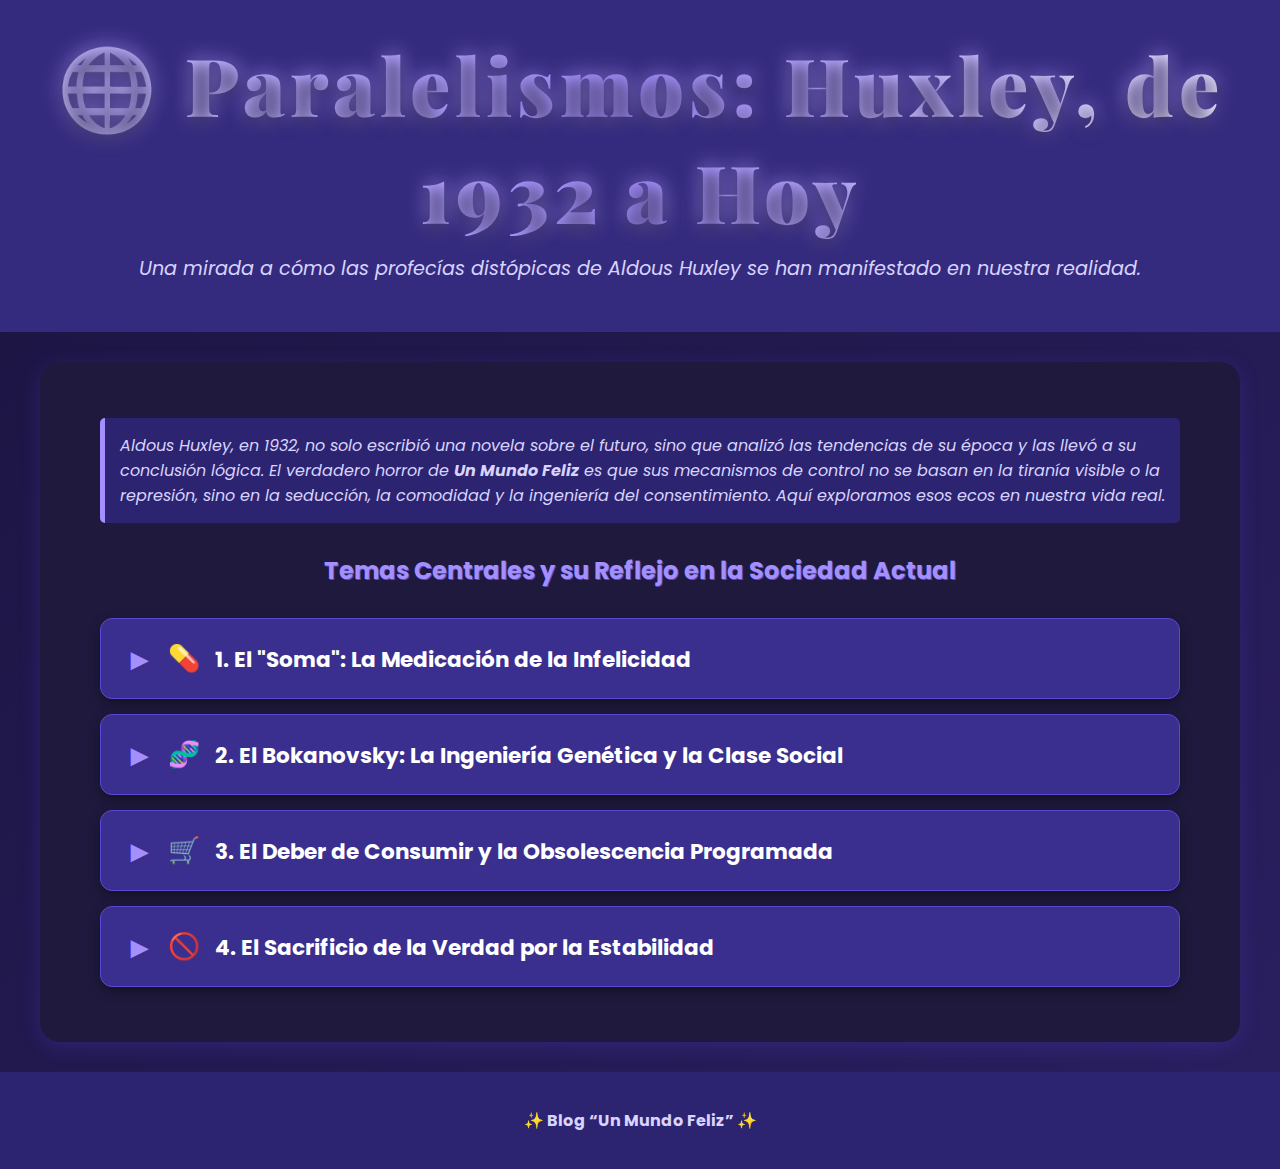
<file: Vistas/ejemplos.html>
<!DOCTYPE html>
<html lang="es">
<head>
  <meta charset="UTF-8">
  <meta name="viewport" content="width=device-width, initial-scale=1.0">
  <title>Aplicaciones y Paralelismos | Un Mundo Feliz</title>
  <link href="https://fonts.googleapis.com/css2?family=Playfair+Display:wght@900&display=swap" rel="stylesheet"> 
 
  <link rel="stylesheet" href="../CSS/ejemplos.css"> 
</head>
<body>

    <header>
        <h1 class="titulo"><span class="icono">🌐</span> Paralelismos: Huxley, de 1932 a Hoy</h1>
        <p class="subtitulo">Una mirada a cómo las profecías distópicas de Aldous Huxley se han manifestado en nuestra realidad.</p>
    </header>

    <div class="container-principal">
        <div class="section desarrollo-capitulos">

            <p class="nota-explicativa">
                Aldous Huxley, en 1932, no solo escribió una novela sobre el futuro, sino que analizó las tendencias de su época y las llevó a su conclusión lógica. El verdadero horror de <strong> Un Mundo Feliz</strong>  es que sus mecanismos de control no se basan en la tiranía visible o la represión, sino en la seducción, la comodidad y la ingeniería del consentimiento. Aquí exploramos esos ecos en nuestra vida real.
            </p>
        
            <h2 style="text-align: center; margin-bottom: 30px;">Temas Centrales y su Reflejo en la Sociedad Actual</h2>
            
            <details class="capitulo-detalle">
                <summary class="capitulo-titulo">
                    <span class="icono">💊</span> 1. El "Soma": La Medicación de la Infelicidad
                </summary>
                <div class="capitulo-contenido">
                    
                    <div class="tema-grupo ideas">
                        <h3>Concepto en la Novela:</h3>
                        <ul>
                            <li>El Soma es la panacea perfecta, un estabilizador social que elimina el sufrimiento, la pasión y el conflicto existencial. Es la herramienta principal para evitar la introspección y asegurar la paz social.</li>
                        </ul>
                    </div>

                    <div class="tema-grupo resumen">
                        <h3>Paralelismo en la Realidad:</h3>
                        <p>Huxley anticipó la cultura de la <strong>solución rápida y la negación del dolor</strong>. En la actualidad, esto se manifiesta en dos grandes áreas:</p>
                        <ul>
                            <li><strong>Farmacología Emocional:</strong> El aumento masivo del uso de antidepresivos, ansiolíticos y pastillas para dormir. Aunque son herramientas vitales para la salud mental, su sobreuso en algunos casos refleja una tendencia a tratar la tristeza o el malestar normal de la vida como una patología que debe ser eliminada químicamente.</li>
                            <li><strong>Soma Digital (Distracción Masiva):</strong> La adicción a las redes sociales, el binge-watching y los videojuegos. Estos medios proporcionan una dosis constante de dopamina y distracción, cumpliendo la misma función del Soma: evitar la soledad, el silencio y, sobre todo, el pensamiento crítico. La inmediatez mata la paciencia y la profundidad.</li>
                        </ul>
                    </div>
                </div>
            </details>

            <details class="capitulo-detalle">
                <summary class="capitulo-titulo">
                    <span class="icono">🧬</span> 2. El Bokanovsky: La Ingeniería Genética y la Clase Social
                </summary>
                <div class="capitulo-contenido">
                    
                    <div class="tema-grupo ideas">
                        <h3>Concepto en la Novela:</h3>
                        <ul>
                            <li>La clonación y el condicionamiento embrionario (Bokanovsky) garantizan que cada persona no solo nazca para su clase (Alfa a Épsilon), sino que esté perfectamente contenta con su rol, eliminando la envidia y la lucha de clases.</li>
                        </ul>
                    </div>

                    <div class="tema-grupo resumen">
                        <h3>Paralelismo en la Realidad:</h3>
                        <p>Si bien la clonación humana masiva sigue en el ámbito de la ciencia ficción, la capacidad de la tecnología moderna de moldear a los seres humanos ya es real:</p>
                        <ul>
                            <li><strong>Edición Genética:</strong> Avances como <strong>CRISPR</strong> hacen posible la edición precisa del genoma. Los debates éticos ya no giran sobre si podemos evitar enfermedades hereditarias, sino sobre si debemos utilizar estas herramientas para el "mejoramiento" humano (el famoso 'diseño de bebés'), haciendo eco de la ambición eugenésica del D.H.C.</li>
                            <li><strong>La Castas de la Oportunidad:</strong> Las brechas socioeconómicas amplifican el determinismo social. Los niños nacidos en la riqueza (los "Alfas" modernos) tienen acceso a recursos educativos, nutricionales y de salud que les garantizan una ventaja abrumadora, creando un sistema de castas funcional donde la movilidad es cada vez más limitada, tal como Huxley predijo.</li>
                        </ul>
                    </div>
                </div>
            </details>

            <details class="capitulo-detalle">
                <summary class="capitulo-titulo">
                    <span class="icono">🛒</span> 3. El Deber de Consumir y la Obsolescencia Programada
                </summary>
                <div class="capitulo-contenido">
                    
                    <div class="tema-grupo ideas">
                        <h3>Concepto en la Novela:</h3>
                        <ul>
                            <li>El lema "Cuanto más viejo, peor" es el credo económico. El consumo constante es un deber moral para mantener la economía. La gente es condicionada a odiar la durabilidad y amar lo nuevo.</li>
                        </ul>
                    </div>

                    <div class="tema-grupo resumen">
                        <h3>Paralelismo en la Realidad:</h3>
                        <p>Este es quizás el paralelismo más obvio y escalofriante. Huxley predijo con precisión la <strong>sociedad de consumo masivo</strong>:</p>
                        <ul>
                            <li><strong>Obsolescencia Programada:</strong> La práctica industrial de diseñar productos (desde smartphones hasta lavadoras) para que fallen o queden obsoletos en un corto período. Esto obliga al ciudadano a "tirar y reemplazar", manteniendo el motor económico en marcha, exactamente como lo enseñaba la hipnopedia.</li>
                            <li><strong>El Consumo como Identidad:</strong> Hoy, el consumo no se trata de necesidad, sino de identidad. Las marcas nos dicen quiénes somos. Las compras (especialmente de moda rápida y tecnología) se han convertido en una actividad terapéutica, un sustituto de la realización personal, llenando el vacío espiritual que dejó el arte, la filosofía y la religión.</li>
                        </ul>
                    </div>
                </div>
            </details>

            <details class="capitulo-detalle">
                <summary class="capitulo-titulo">
                    <span class="icono">🚫</span> 4. El Sacrificio de la Verdad por la Estabilidad
                </summary>
                <div class="capitulo-contenido">
                    
                    <div class="tema-grupo ideas">
                        <h3>Concepto en la Novela:</h3>
                        <ul>
                            <li>Mustafá Mond prohíbe el arte (Shakespeare) y la Ciencia Pura porque son fuentes de verdad. La verdad lleva a la duda y la duda lleva a la inestabilidad social.</li>
                        </ul>
                    </div>

                    <div class="tema-grupo resumen">
                        <h3>Paralelismo en la Realidad:</h3>
                        <p>Aunque no hay un Controlador Mundial, la supresión de la verdad ocurre a través de la saturación y la distracción:</p>
                        <ul>
                            <li><strong>La Muerte del Discurso Profundo:</strong> La cultura de los "Cine-Sensación" y los *Feelies* se traduce en el dominio de los contenidos virales y triviales. El tiempo de atención disminuye, y el análisis complejo es reemplazado por el titular de 280 caracteres o el video de 15 segundos. La verdad no es prohibida, es <strong>ahogada en un mar de irrelevancia.</strong></li>
                            <li><strong>Erosión de la Ciencia:</strong> La aparición de "hechos alternativos" y la desconfianza generalizada en la ciencia (reflejada en la proliferación de teorías de conspiración), muestra que gran parte de la población prefiere la comodidad de una narrativa simple (aunque falsa) a la complejidad y la incertidumbre que trae la Ciencia Pura.</li>
                        </ul>
                    </div>
                </div>
            </details>

        </div>
    </div>

    <footer>
        <p>✨ Blog “Un Mundo Feliz” ✨</p>
    </footer>

</body>
</html>
</file>
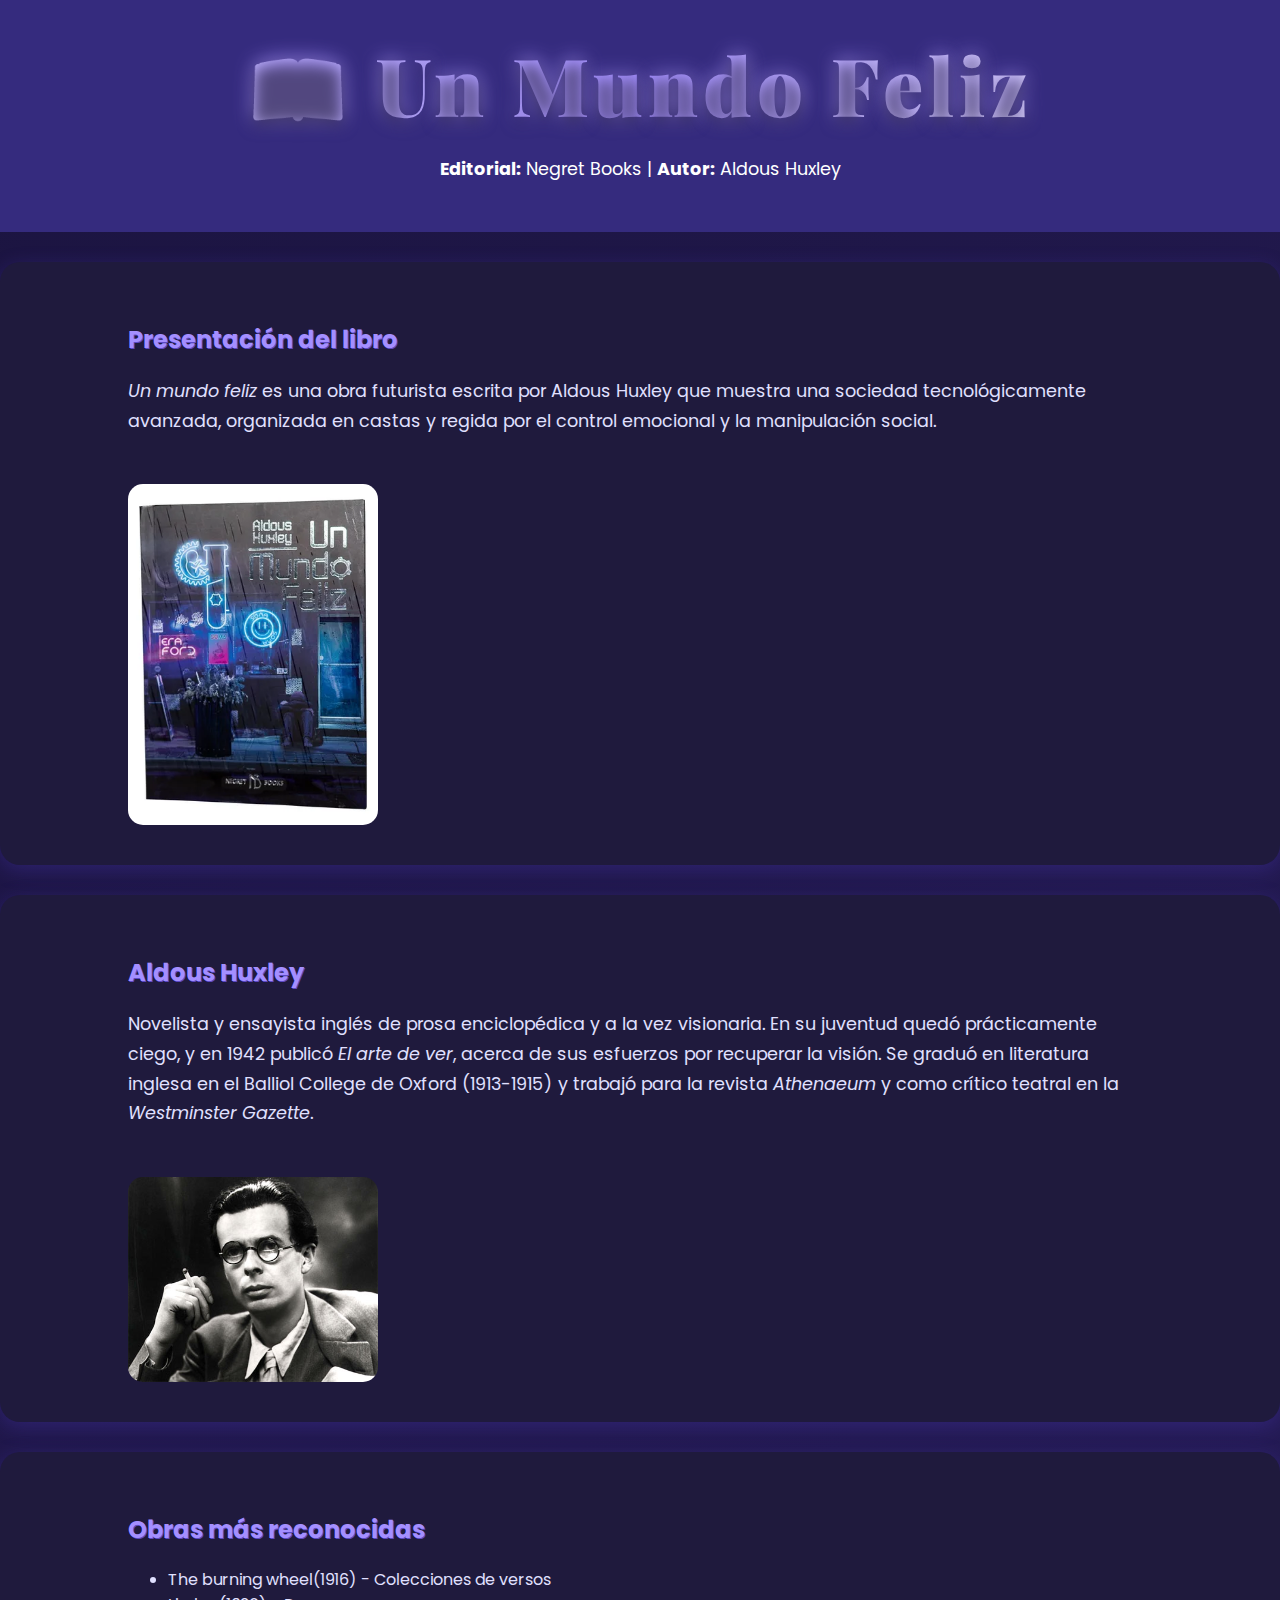
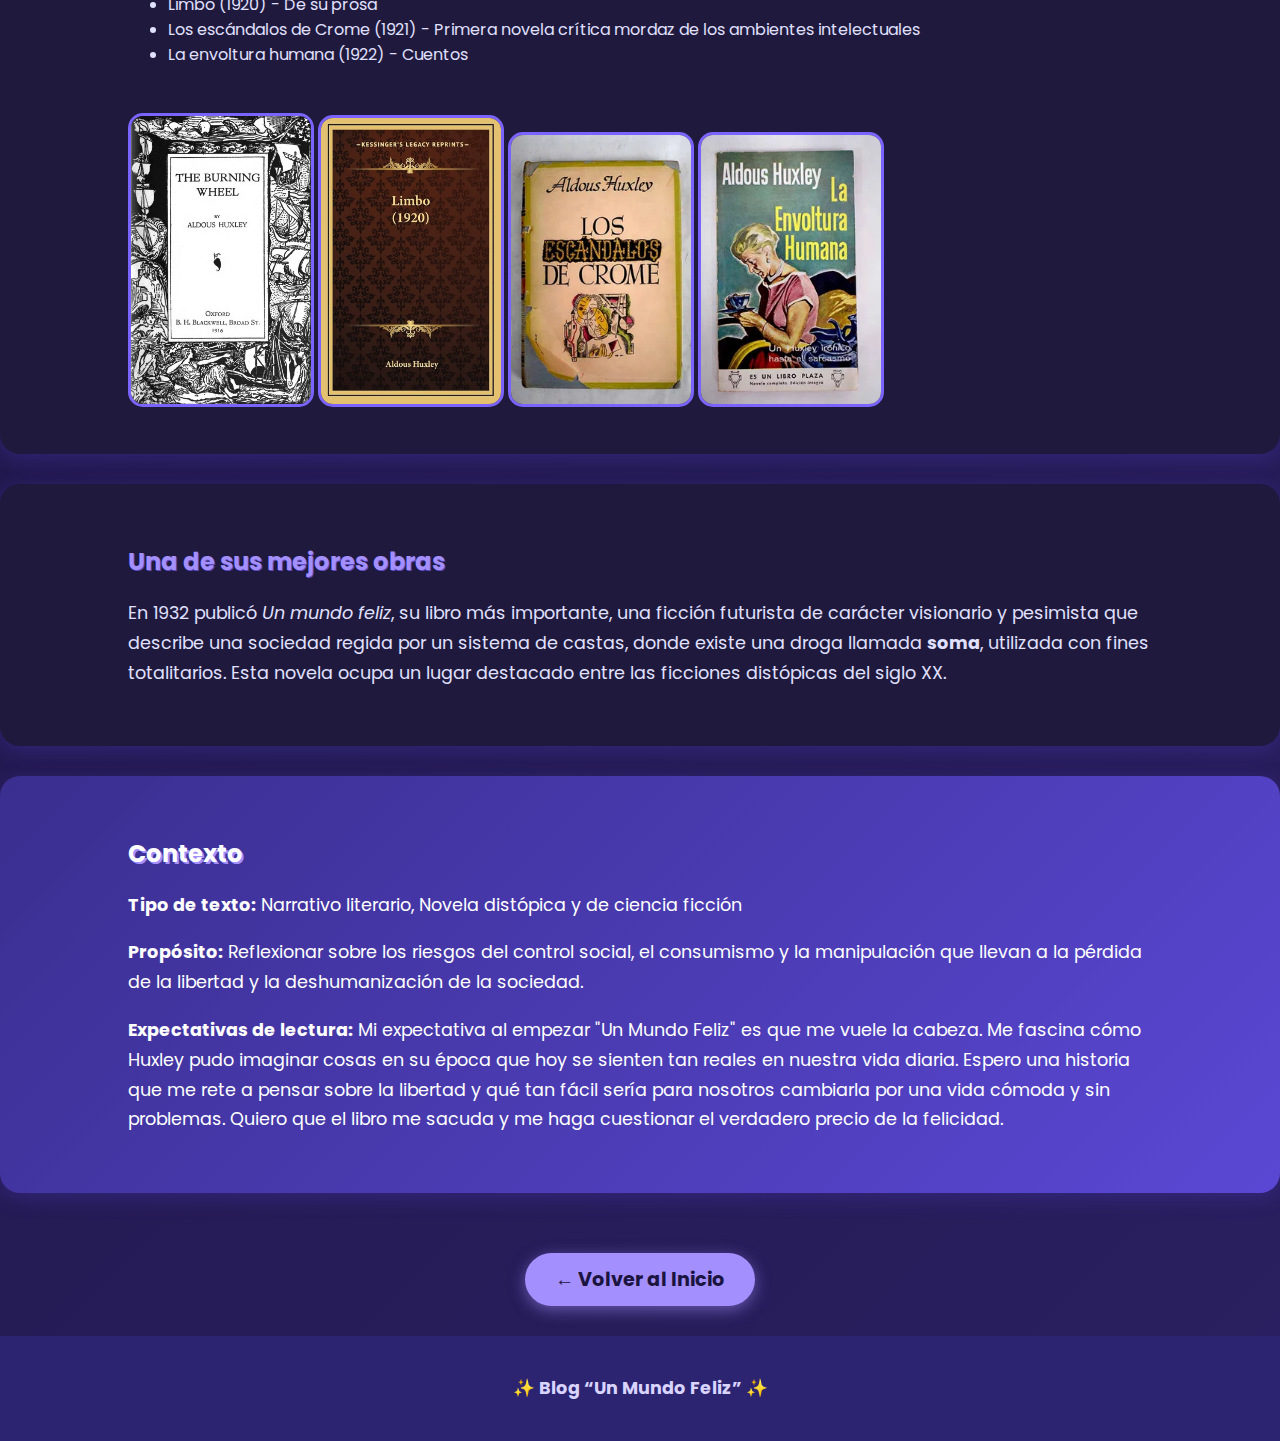
<file: Vistas/introduccion.html>
<!DOCTYPE html>
<html lang="es">
<head>
  <meta charset="UTF-8">
  <meta name="viewport" content="width=device-width, initial-scale=1.0">
  <title>Introducción - Un Mundo Feliz</title>
  <link rel="stylesheet" href="../CSS/introduccion.css">
</head>
<body>

  <header>
    <h1 class="titulo">📖 Un Mundo Feliz</h1>
    <p><strong>Editorial:</strong> Negret Books | <strong>Autor:</strong> Aldous Huxley</p>
  </header>

  <section class="section libro">
    <div>
      <h2>Presentación del libro</h2>
      <p>
        <em>Un mundo feliz</em> es una obra futurista escrita por Aldous Huxley que muestra una sociedad
        tecnológicamente avanzada, organizada en castas y regida por el control emocional y la manipulación social.
      </p>
    </div>
    <img src="../Img/libro.jpg" alt="Portada Un Mundo Feliz">
  </section>

  <section class="section autor">
    <div>
      <h2>Aldous Huxley</h2>
      <p>
        Novelista y ensayista inglés de prosa enciclopédica y a la vez visionaria.
        En su juventud quedó prácticamente ciego, y en 1942 publicó <em>El arte de ver</em>, acerca de sus esfuerzos
        por recuperar la visión. Se graduó en literatura inglesa en el Balliol College de Oxford (1913-1915) y trabajó
        para la revista <em>Athenaeum</em> y como crítico teatral en la <em>Westminster Gazette</em>.
      </p>
    </div>
    <img src="../Img/huxley.jpg" alt="Aldous Huxley">
  </section>

  <section class="section obras">
    <div>
      <h2>Obras más reconocidas</h2>
      <ul>
        <li>The burning wheel(1916) - Colecciones de versos</li>
        <li>Limbo (1920) - De su prosa</li>
        <li>Los escándalos de Crome (1921) - Primera novela
 crítica mordaz de los ambientes intelectuales</li>
        <li>La envoltura humana (1922) - Cuentos</li>
      </ul>
    </div>
    <div>
      <img src="../Img/wheel.jpg" alt="Un Mundo Feliz">
      <img src="../Img/limbo.jpg" alt="Contrapunto">
      <img src="../Img/crome.jpg" alt="Las puertas de la percepción">
      <img src="../Img/humana.jpg" alt="La isla">
    </div>
  </section>

  <section class="section">
    <h2>Una de sus mejores obras</h2>
    <p>
      En 1932 publicó <em>Un mundo feliz</em>, su libro más importante, una ficción futurista de carácter visionario
      y pesimista que describe una sociedad regida por un sistema de castas, donde existe una droga llamada <strong>soma</strong>,
      utilizada con fines totalitarios. Esta novela ocupa un lugar destacado entre las ficciones distópicas del siglo XX.
    </p>
  </section>

  <section class="section contexto">
    <h2>Contexto</h2>
    <p><strong>Tipo de texto:</strong> Narrativo literario, Novela distópica y de ciencia ficción</p>
    <p><strong>Propósito:</strong> Reflexionar sobre los riesgos del control social, el consumismo y la manipulación que llevan a la pérdida de la libertad y la deshumanización de la sociedad.</p>
    <p><strong>Expectativas de lectura:</strong> Mi expectativa al empezar "Un Mundo Feliz" es que me vuele la cabeza. Me fascina cómo Huxley pudo imaginar cosas en su época que hoy se sienten tan reales en nuestra vida diaria. Espero una historia que me rete a pensar sobre la libertad y qué tan fácil sería para nosotros cambiarla por una vida cómoda y sin problemas. Quiero que el libro me sacuda y me haga cuestionar el verdadero precio de la felicidad.</p>
  </section>

 
  <div class="volver">
    <a href="../index.html" class="boton-volver">← Volver al Inicio</a>
  </div>

  <footer>
    <p>✨ Blog “Un Mundo Feliz” ✨</p>
  </footer>

</body>
</html>
</file>
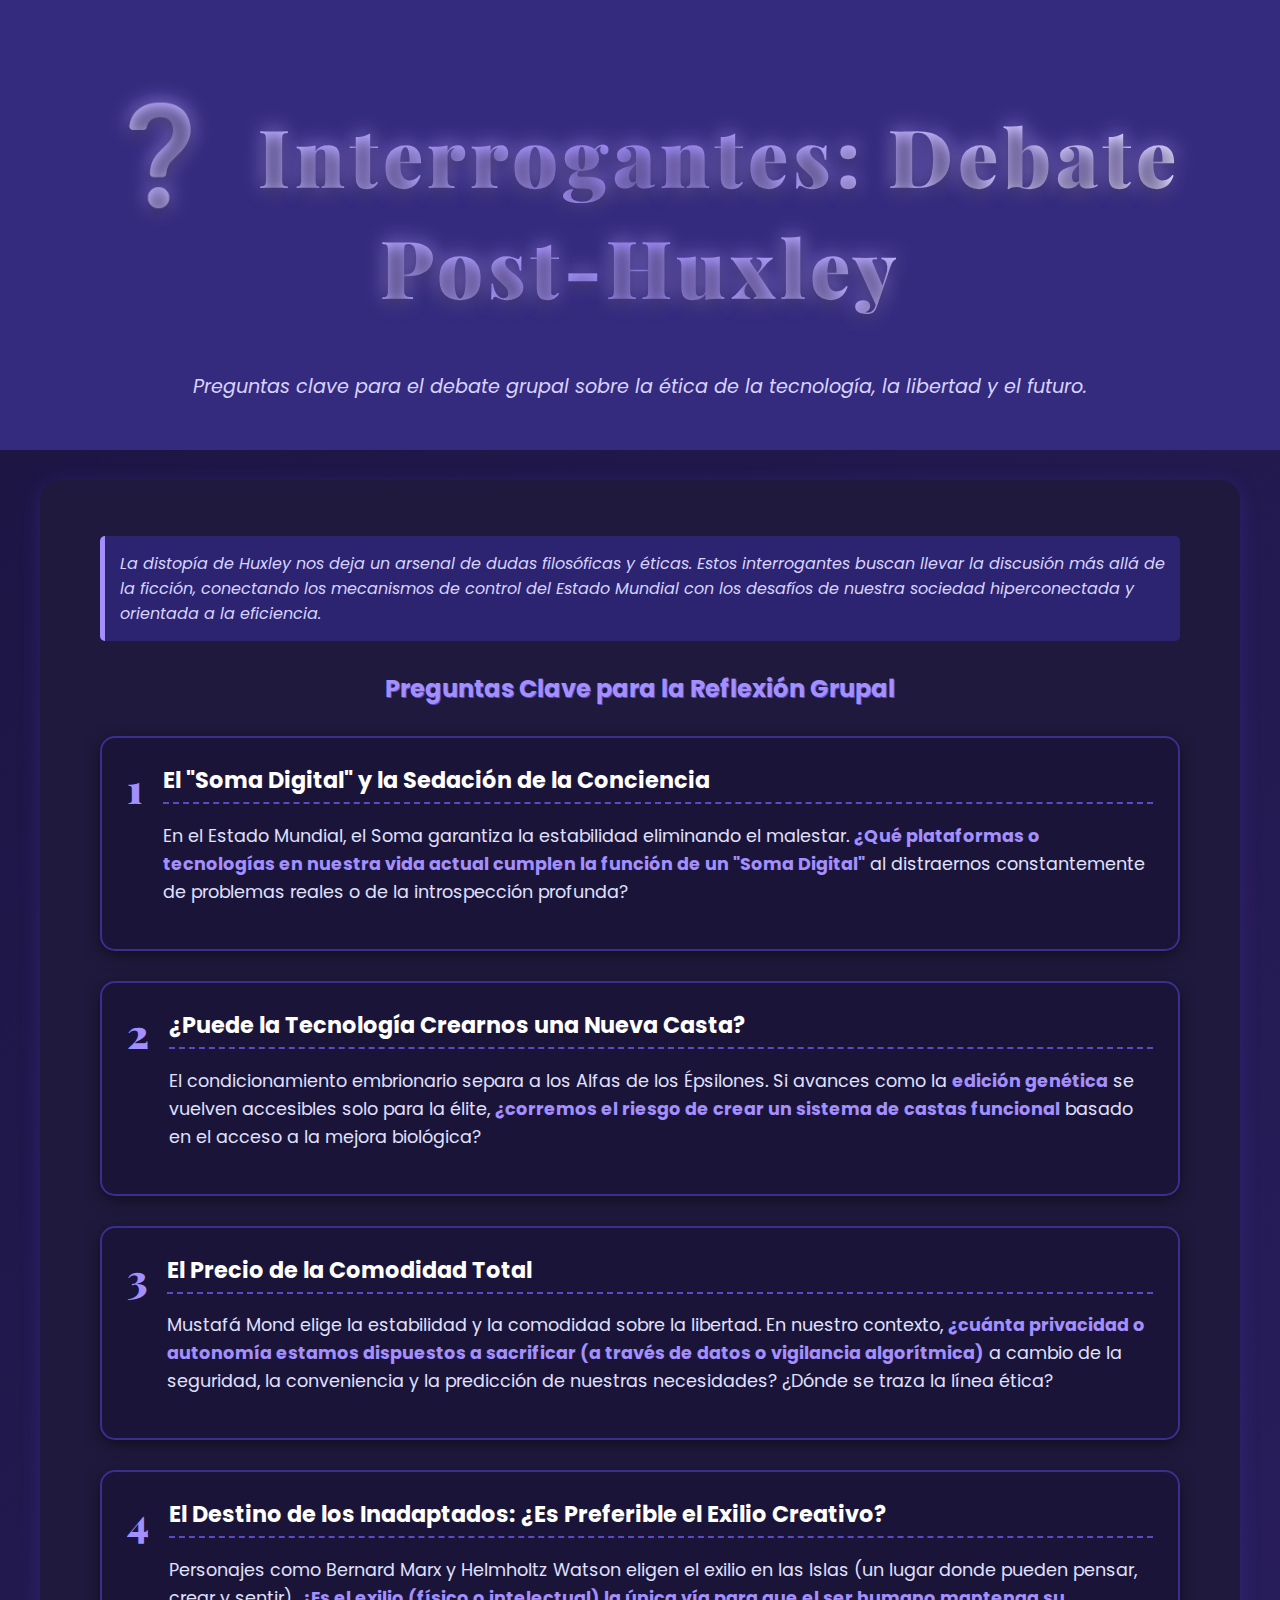
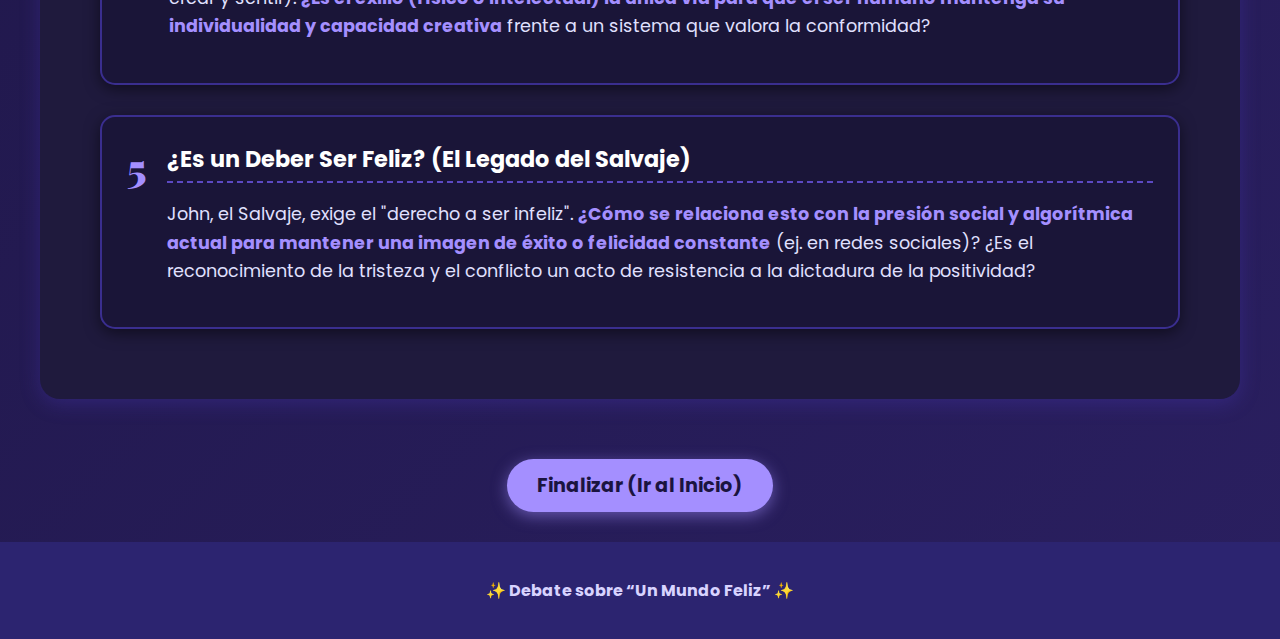
<file: Vistas/preguntas.html>
<!DOCTYPE html>
<html lang="es">
<head>
    <meta charset="UTF-8">
    <meta name="viewport" content="width=device-width, initial-scale=1.0">
    <title>Preguntas de Reflexión | Un Mundo Feliz</title>
    <link href="https://fonts.googleapis.com/css2?family=Playfair+Display:wght@900&display=swap" rel="stylesheet"> 
    <link rel="stylesheet" href="../CSS/preguntas.css"> 
</head>
<body>

    <header>
        <h1 class="titulo"><span class="icono">❓</span> Interrogantes: Debate Post-Huxley</h1>
        <p class="subtitulo">Preguntas clave para el debate grupal sobre la ética de la tecnología, la libertad y el futuro.</p>
    </header>

    <div class="container-principal">
        <div class="section desarrollo-capitulos">

            <p class="nota-explicativa">
                La distopía de Huxley nos deja un arsenal de dudas filosóficas y éticas. Estos interrogantes buscan llevar la discusión más allá de la ficción, conectando los mecanismos de control del Estado Mundial con los desafíos de nuestra sociedad hiperconectada y orientada a la eficiencia.
            </p>
        
            <h2 style="text-align: center; margin-bottom: 30px;">Preguntas Clave para la Reflexión Grupal</h2>
            
            <div class="pregunta-card">
                <div class="card-numero">1</div>
                <div class="card-pregunta">
                    <h3>El "Soma Digital" y la Sedación de la Conciencia</h3>
                    <p>En el Estado Mundial, el Soma garantiza la estabilidad eliminando el malestar. <strong>¿Qué plataformas o tecnologías en nuestra vida actual cumplen la función de un "Soma Digital"</strong> al distraernos constantemente de problemas reales o de la introspección profunda?</p>
                </div>
            </div>

            <div class="pregunta-card">
                <div class="card-numero">2</div>
                <div class="card-pregunta">
                    <h3>¿Puede la Tecnología Crearnos una Nueva Casta?</h3>
                    <p>El condicionamiento embrionario separa a los Alfas de los Épsilones. Si avances como la <strong>edición genética</strong> se vuelven accesibles solo para la élite, <strong>¿corremos el riesgo de crear un sistema de castas funcional</strong> basado en el acceso a la mejora biológica? </p>
                </div>
            </div>

            <div class="pregunta-card">
                <div class="card-numero">3</div>
                <div class="card-pregunta">
                    <h3>El Precio de la Comodidad Total</h3>
                    <p>Mustafá Mond elige la estabilidad y la comodidad sobre la libertad. En nuestro contexto, <strong>¿cuánta privacidad o autonomía estamos dispuestos a sacrificar (a través de datos o vigilancia algorítmica)</strong> a cambio de la seguridad, la conveniencia y la predicción de nuestras necesidades? ¿Dónde se traza la línea ética?</p>
                </div>
            </div>

            <div class="pregunta-card">
                <div class="card-numero">4</div>
                <div class="card-pregunta">
                    <h3>El Destino de los Inadaptados: ¿Es Preferible el Exilio Creativo?</h3>
                    <p>Personajes como Bernard Marx y Helmholtz Watson eligen el exilio en las Islas (un lugar donde pueden pensar, crear y sentir). <strong>¿Es el exilio (físico o intelectual) la única vía para que el ser humano mantenga su individualidad y capacidad creativa</strong> frente a un sistema que valora la conformidad?</p>
                </div>
            </div>
                        
            <div class="pregunta-card">
                <div class="card-numero">5</div>
                <div class="card-pregunta">
                    <h3>¿Es un Deber Ser Feliz? (El Legado del Salvaje)</h3>
                    <p>John, el Salvaje, exige el "derecho a ser infeliz". <strong>¿Cómo se relaciona esto con la presión social y algorítmica actual para mantener una imagen de éxito o felicidad constante</strong> (ej. en redes sociales)? ¿Es el reconocimiento de la tristeza y el conflicto un acto de resistencia a la dictadura de la positividad?</p>
                </div>
            </div>

        </div>
    </div>
    
    <div class="volver">
        <a href="../index.html" class="boton-volver">Finalizar (Ir al Inicio)</a>
    </div>

    <footer>
        <p>✨ Debate sobre “Un Mundo Feliz” ✨</p>
    </footer>

</body>
</html>
</file>
<file: CSS/desarrollo.css>
@import url('https://fonts.googleapis.com/css2?family=Poppins:wght@400;700&display=swap');
@import url('https://fonts.googleapis.com/css2?family=Playfair+Display:ital,wght@0,400..900;1,400..900&display=swap');

body {
  font-family: 'Poppins', sans-serif;
  background: linear-gradient(135deg, #1b1440 0%, #2a1f60 100%);
  margin: 0;
  padding: 0;
  color: #e0e0ff;
  overflow-x: hidden;
}

header {
  background-color: #352b7e;
  color: white;
  text-align: center;
  padding: 30px 10px;
  animation: fadeIn 1.5s ease;
}

h1 {
  margin: 0;
  font-size: 3em;
  letter-spacing: 2px;
  text-shadow: 2px 2px #1a1155;
}

.titulo {
  font-family: 'Playfair Display', serif; 
  font-size: 5em; 
  font-weight: 900; 
  letter-spacing: 5px; 
  
  text-shadow: 0 5px 15px rgba(0, 0, 0, 0.5), 
               0 0 20px #a48fff; 
  
  background: linear-gradient(90deg, #d8d3ff, #a48fff, #ffffff); 
  -webkit-background-clip: text; 
  -webkit-text-fill-color: transparent; 
  background-clip: text; 
  text-fill-color: transparent;
  
  animation: glow 2s infinite alternate;
}

.section {
  padding: 40px 10%;
  animation: slideUp 1.2s ease;
  background-color: #1f1a3d;
  margin: 30px auto;
  border-radius: 20px;
  box-shadow: 0 5px 20px rgba(80, 60, 200, 0.3);
}

h2 {
  color: #a48fff;
  text-shadow: 1px 1px #5c49c3;
}

@keyframes fadeIn {
  from {opacity: 0;}
  to {opacity: 1;}
}
@keyframes slideUp {
  from {transform: translateY(40px); opacity: 0;}
  to {transform: translateY(0); opacity: 1;}
}
@keyframes glow {
  from {
    text-shadow: 0 0 10px #a48fff, 0 0 20px #a48fff, 0 5px 15px rgba(0, 0, 0, 0.5);
  }
  to {
    text-shadow: 0 0 20px #ffffff, 0 0 30px #a48fff, 0 5px 15px rgba(0, 0, 0, 0.7);
  }
}

footer {
  text-align: center;
  padding: 20px;
  background-color: #2c2470;
  color: #d8d3ff;
  font-weight: bold;
}

.volver {
  text-align: center;
  padding: 30px 10%;
}
.boton-volver {
  display: inline-block;
  text-decoration: none;
  font-weight: bold;
  font-size: 1.2em;
  padding: 12px 30px;
  background-color: #a48fff; 
  color: #1b1440; 
  border-radius: 50px;
  box-shadow: 0 4px 15px rgba(164, 143, 255, 0.5);
  transition: all 0.3s ease;
  border-bottom: none; 
}
.boton-volver:hover {
  background-color: #5c49c3;
  color: white;
  transform: translateY(-3px) scale(1.05);
  box-shadow: 0 8px 25px rgba(92, 73, 195, 0.7);
}


.container-principal {
  max-width: 1200px;
  margin: 0 auto;
}

.desarrollo-capitulos {
  padding: 40px 5%;
}

.nota-explicativa {
    font-style: italic;
    color: #a48fff;
    border-left: 5px solid #a48fff;
    padding-left: 15px;
    margin-bottom: 30px;
}

.capitulo-detalle {
  margin-bottom: 15px;
  border-radius: 12px;
  background-color: #1a1538; 
  box-shadow: 0 4px 12px rgba(0, 0, 0, 0.4);
  transition: all 0.3s ease;
}

.capitulo-detalle[open] {
    background-color: #2c2470; 
    box-shadow: 0 8px 20px rgba(80, 60, 200, 0.5);
}

.capitulo-titulo {
  padding: 20px 30px;
  cursor: pointer;
  font-size: 1.35em;
  font-weight: bold;
  color: white;
  background-color: #3a2e8f; 
  border-radius: 12px;
  list-style: none;
  position: relative;
  transition: background-color 0.3s ease;
  border: 1px solid #5a48d4;
}

.capitulo-titulo::-webkit-details-marker {
  display: none;
}

.capitulo-titulo:before {
  content: '▶';
  display: inline-block;
  margin-right: 15px;
  transition: transform 0.3s;
  color: #a48fff;
}

.capitulo-detalle[open] > .capitulo-titulo:before {
  content: '▼';
  transform: rotate(0deg); 
  color: #ffffff;
}

.capitulo-titulo:hover {
  background-color: #5a48d4;
}

.capitulo-titulo .icono {
  margin-right: 10px;
  font-size: 1.2em;
}

.capitulo-contenido {
  padding: 20px 30px 10px 30px;
}

.tema-grupo {
  margin-bottom: 25px;
  padding: 15px;
  border-left: 4px solid #a48fff;
  background-color: rgba(27, 20, 64, 0.7);
  border-radius: 5px;
}

.tema-grupo h3 {
  color: #ffffff;
  font-size: 1.1em;
  border-bottom: 1px dashed #5c49c3;
  padding-bottom: 5px;
  margin-top: 0;
  margin-bottom: 10px;
}

.tema-grupo h4 {
    color: #d8d3ff;
    font-size: 1.1em;
    margin-top: 15px;
    margin-bottom: 5px;
    border-bottom: 1px dotted #5c49c3;
    display: inline-block;
    padding-right: 10px;
}

.tema-grupo ul {
  list-style-type: none; 
  padding-left: 0;
}

.tema-grupo li {
  margin-bottom: 10px;
  line-height: 1.6;
  font-size: 1em;
  
  position: relative;
  padding-left: 20px;
}

.tema-grupo li:before {
  content: '•';
  position: absolute;
  left: 0;
  top: 0;
  font-size: 1.2em;
  color: #a48fff; 
  font-weight: bold;
}

.nota-personajes-secundaria {
    font-style: italic;
    font-size: 0.9em;
    color: #d8d3ff;
    margin-top: 10px;
}
</file>
<file: CSS/ejemplos.css>
@import url('https://fonts.googleapis.com/css2?family=Poppins:wght@400;700&display=swap');
@import url('https://fonts.googleapis.com/css2?family=Playfair+Display:ital,wght@0,400..900;1,400..900&display=swap');

body {
  font-family: 'Poppins', sans-serif;
  background: linear-gradient(135deg, #1b1440 0%, #2a1f60 100%);
  margin: 0;
  padding: 0;
  color: #e0e0ff;
  overflow-x: hidden;
}



header {
  background-color: #352b7e;
  color: white;
  text-align: center;
  padding: 30px 10px;
  animation: fadeIn 1.5s ease;
}

h1 {
  margin: 0;
  font-size: 3em;
  letter-spacing: 2px;
  text-shadow: 2px 2px #1a1155;
}

.titulo {
  font-family: 'Playfair Display', serif; 
  font-size: 5em; 
  font-weight: 900; 
  letter-spacing: 5px; 
  
  text-shadow: 0 5px 15px rgba(0, 0, 0, 0.5), 
               0 0 20px #a48fff; 
  
  background: linear-gradient(90deg, #d8d3ff, #a48fff, #ffffff); 
  -webkit-background-clip: text; 
  -webkit-text-fill-color: transparent; 
  background-clip: text; 
  text-fill-color: transparent;
  
  animation: glow 2s infinite alternate;
}

.subtitulo {
    font-size: 1.2em;
    font-style: italic;
    color: #d8d3ff; 
    margin-top: 10px;
}


.container-principal {
  max-width: 1200px;
  margin: 0 auto;
}

.section {
  padding: 40px 10%;
  animation: slideUp 1.2s ease;
  background-color: #1f1a3d;
  margin: 30px auto;
  border-radius: 20px;
  box-shadow: 0 5px 20px rgba(80, 60, 200, 0.3);
}

.desarrollo-capitulos {
  padding: 40px 5%; 
}

h2 {
  color: #a48fff;
  text-shadow: 1px 1px #5c49c3;
}

.nota-explicativa {
    font-style: italic;
    color: #d8d3ff; 
    background-color: #2c2470;
    border-left: 5px solid #a48fff;
    padding: 15px;
    margin-bottom: 30px;
    border-radius: 5px;
}



.capitulo-detalle {
  margin-bottom: 15px;
  border-radius: 12px;
  background-color: #1a1538; 
  box-shadow: 0 4px 12px rgba(0, 0, 0, 0.4);
  transition: all 0.3s ease;
}

.capitulo-detalle[open] {
    background-color: #2c2470; 
    box-shadow: 0 8px 20px rgba(80, 60, 200, 0.5);
}

.capitulo-titulo {
  padding: 20px 30px;
  cursor: pointer;
  font-size: 1.35em;
  font-weight: bold;
  color: white;
  background-color: #3a2e8f; 
  border-radius: 12px;
  list-style: none;
  position: relative;
  transition: background-color 0.3s ease;
  border: 1px solid #5a48d4;
}


.capitulo-titulo::-webkit-details-marker {
  display: none;
}
.capitulo-titulo::marker {
  display: none;
}


.capitulo-titulo:before {
  content: '▶';
  display: inline-block;
  margin-right: 15px;
  transition: transform 0.3s;
  color: #a48fff;
}

.capitulo-detalle[open] > .capitulo-titulo:before {
  content: '▼';
  transform: rotate(0deg); 
  color: #ffffff;
}

.capitulo-titulo:hover {
  background-color: #5a48d4;
}

.capitulo-titulo .icono {
  margin-right: 10px;
  font-size: 1.2em;
}

.capitulo-contenido {
  padding: 20px 30px 10px 30px;
}


.tema-grupo {
  margin-bottom: 25px;
  padding: 15px;
  border-left: 4px solid #a48fff;
  background-color: rgba(27, 20, 64, 0.7);
  border-radius: 5px;
}

.tema-grupo h3 {
  color: #ffffff;
  font-size: 1.1em;
  border-bottom: 1px dashed #5c49c3;
  padding-bottom: 5px;
  margin-top: 0;
  margin-bottom: 10px;
}

.tema-grupo h4 {
    color: #d8d3ff;
    font-size: 1.1em;
    margin-top: 15px;
    margin-bottom: 5px;
    border-bottom: 1px dotted #5c49c3;
    display: inline-block;
    padding-right: 10px;
}

.tema-grupo ul {
  list-style-type: none; 
  padding-left: 0;
}

.tema-grupo li {
  margin-bottom: 10px;
  line-height: 1.6;
  font-size: 1em;
  position: relative;
  padding-left: 20px;
}

.tema-grupo li:before {
  content: '•'; 
  position: absolute;
  left: 0;
  top: 0;
  font-size: 1.2em;
  color: #a48fff; 
  font-weight: bold;
}


.tema-grupo.resumen li:before {
    content: '→'; 
}


@keyframes fadeIn {
  from {opacity: 0;}
  to {opacity: 1;}
}
@keyframes slideUp {
  from {transform: translateY(40px); opacity: 0;}
  to {transform: translateY(0); opacity: 1;}
}
@keyframes glow {
  from {
    text-shadow: 0 0 10px #a48fff, 0 0 20px #a48fff, 0 5px 15px rgba(0, 0, 0, 0.5);
  }
  to {
    text-shadow: 0 0 20px #ffffff, 0 0 30px #a48fff, 0 5px 15px rgba(0, 0, 0, 0.7);
  }
}


footer {
  text-align: center;
  padding: 20px;
  background-color: #2c2470;
  color: #d8d3ff;
  font-weight: bold;
}

.volver {
  text-align: center;
  padding: 30px 10%;
}
.boton-volver {
  display: inline-block;
  text-decoration: none;
  font-weight: bold;
  font-size: 1.2em;
  padding: 12px 30px;
  background-color: #a48fff; 
  color: #1b1440; 
  border-radius: 50px;
  box-shadow: 0 4px 15px rgba(164, 143, 255, 0.5);
  transition: all 0.3s ease;
  border-bottom: none; 
}
.boton-volver:hover {
  background-color: #5c49c3;
  color: white;
  transform: translateY(-3px) scale(1.05);
  box-shadow: 0 8px 25px rgba(92, 73, 195, 0.7);
}
</file>
<file: CSS/introduccion.css>
@import url('https://fonts.googleapis.com/css2?family=Poppins:wght@400;700&display=swap');
@import url('https://fonts.googleapis.com/css2?family=Playfair+Display:ital,wght@0,400..900;1,400..900&display=swap');

.titulo {
  font-family: 'Playfair Display', serif; 
  font-size: 5em; 
  font-weight: 900; 
  letter-spacing: 5px; 
  
  text-shadow: 0 5px 15px rgba(0, 0, 0, 0.5), 
               0 0 20px #a48fff; 
  
  background: linear-gradient(90deg, #d8d3ff, #a48fff, #ffffff); 
  -webkit-background-clip: text; 
  -webkit-text-fill-color: transparent; 
  background-clip: text; 
  text-fill-color: transparent;
  
  animation: glow 2s infinite alternate;
}


body {
  font-family: 'Poppins', sans-serif;
  background: linear-gradient(135deg, #1b1440 0%, #2a1f60 100%);
  margin: 0;
  padding: 0;
  color: #e0e0ff;
  overflow-x: hidden;
}

header {
  background-color: #352b7e;
  color: white;
  text-align: center;
  padding: 30px 10px;
  animation: fadeIn 1.5s ease;
}

h1 {
  margin: 0;
  font-size: 3em;
  letter-spacing: 2px;
  text-shadow: 2px 2px #1a1155;
}

.section {
  padding: 40px 10%;
  animation: slideUp 1.2s ease;
  background-color: #1f1a3d;
  margin: 30px auto;
  border-radius: 20px;
  box-shadow: 0 5px 20px rgba(80, 60, 200, 0.3);
}

.libro, .autor, .obras {
  display: flex;
  flex-wrap: wrap;
  align-items: center;
  justify-content: space-between;
  gap: 30px;
}

img {
  border-radius: 15px;
  width: 250px;
  transition: transform 0.4s ease;
}

img:hover {
  transform: scale(1.05);
}

h2 {
  color: #a48fff;
  text-shadow: 1px 1px #5c49c3;
}

p {
  line-height: 1.7;
  font-size: 1.1em;
}

.obras img {
  width: 180px;
  border: 3px solid #7a63ff;
}

.contexto {
  background: linear-gradient(135deg, #3a2e8f 0%, #5a48d4 100%);
  color: white;
}

.contexto h2 {
  color: white;
  text-shadow: 2px 2px #a48fff;
}

footer {
  text-align: center;
  padding: 20px;
  background-color: #2c2470;
  color: #d8d3ff;
  font-weight: bold;
}


@keyframes fadeIn {
  from {opacity: 0;}
  to {opacity: 1;}
}

@keyframes slideUp {
  from {transform: translateY(40px); opacity: 0;}
  to {transform: translateY(0); opacity: 1;}
}

.volver {
  text-align: center; 
  padding: 30px 10%; 
}

.boton-volver {
  display: inline-block; 
  text-decoration: none; 
  font-weight: bold;
  font-size: 1.2em;
  padding: 12px 30px;
  
  background-color: #a48fff; 
  color: #1b1440; 
  
  border-radius: 50px; 
  box-shadow: 0 4px 15px rgba(164, 143, 255, 0.5); 
  
  transition: all 0.3s ease;
  
  border-bottom: none; 
}

.boton-volver:hover {
  background-color: #5c49c3; 
  color: white;
  transform: translateY(-3px) scale(1.05); 
  box-shadow: 0 8px 25px rgba(92, 73, 195, 0.7); 
}
</file>
<file: CSS/preguntas.css>
@import url('https://fonts.googleapis.com/css2?family=Poppins:wght@400;700&display=swap');
@import url('https://fonts.googleapis.com/css2?family=Playfair+Display:ital,wght@0,400..900;1,400..900&display=swap');


body {
  font-family: 'Poppins', sans-serif;
  background: linear-gradient(135deg, #1b1440 0%, #2a1f60 100%);
  margin: 0;
  padding: 0;
  color: #e0e0ff;
  overflow-x: hidden;
}


header {
  background-color: #352b7e;
  color: white;
  text-align: center;
  padding: 30px 10px;
  animation: fadeIn 1.5s ease;
}

.titulo {
  font-family: 'Playfair Display', serif; 
  font-size: 5em; 
  font-weight: 900; 
  letter-spacing: 5px; 
  text-shadow: 0 5px 15px rgba(0, 0, 0, 0.5), 
               0 0 20px #a48fff; 
  background: linear-gradient(90deg, #d8d3ff, #a48fff, #ffffff); 
  -webkit-background-clip: text; 
  -webkit-text-fill-color: transparent; 
  background-clip: text; 
  text-fill-color: transparent;
  animation: glow 2s infinite alternate;
}

.subtitulo {
    font-size: 1.2em;
    font-style: italic;
    color: #d8d3ff; 
    margin-top: 10px;
}

.icono {
    margin-right: 10px;
    font-size: 1.2em;
    color: #a48fff; 
}

.container-principal {
  max-width: 1200px;
  margin: 0 auto;
}

.section {
  padding: 40px 10%;
  animation: slideUp 1.2s ease;
  background-color: #1f1a3d;
  margin: 30px auto;
  border-radius: 20px;
  box-shadow: 0 5px 20px rgba(80, 60, 200, 0.3);
}

.desarrollo-capitulos { 
  padding: 40px 5%; 
}

h2 {
  color: #a48fff;
  text-shadow: 1px 1px #5c49c3;
}

.nota-explicativa {
    font-style: italic;
    color: #d8d3ff; 
    background-color: #2c2470;
    border-left: 5px solid #a48fff;
    padding: 15px;
    margin-bottom: 30px;
    border-radius: 5px;
}

.pregunta-card {
    display: flex;
    align-items: flex-start;
    background-color: #1a1538;
    border-radius: 15px;
    box-shadow: 0 4px 15px rgba(0, 0, 0, 0.5);
    margin-bottom: 30px;
    padding: 25px;
    border: 2px solid #3a2e8f;
    transition: all 0.3s ease;
    
    animation: pulseBorder 4s infinite alternate; 
}

.pregunta-card:hover {
    box-shadow: 0 8px 25px rgba(164, 143, 255, 0.4);
    background-color: #2c2470; 
}

.card-numero {
    font-family: 'Playfair Display', serif; 
    font-size: 2.5em;
    font-weight: 900;
    color: #a48fff;
    margin-right: 20px;
    line-height: 1;
    flex-shrink: 0;
    padding-top: 5px;
}

.card-pregunta {
    flex-grow: 1;
}

.card-pregunta h3 {
    color: white;
    font-size: 1.4em;
    margin-top: 0;
    margin-bottom: 10px;
    border-bottom: 2px dashed #5c49c3;
    padding-bottom: 5px;
}

.card-pregunta p {
    font-size: 1.1em;
    line-height: 1.6;
    color: #e0e0ff;
}

.card-pregunta strong {
    color: #a48fff; 
}


@keyframes fadeIn { from {opacity: 0;} to {opacity: 1;} }
@keyframes slideUp { from {transform: translateY(40px); opacity: 0;} to {transform: translateY(0); opacity: 1;} }
@keyframes glow {
  from { text-shadow: 0 0 10px #a48fff, 0 0 20px #a48fff, 0 5px 15px rgba(0, 0, 0, 0.5); }
  to { text-shadow: 0 0 20px #ffffff, 0 0 30px #a48fff, 0 5px 15px rgba(0, 0, 0, 0.7); }
}
@keyframes pulseBorder {
    0% { border-color: #3a2e8f; }
    100% { border-color: #a48fff; }
}


footer {
  text-align: center;
  padding: 20px;
  background-color: #2c2470;
  color: #d8d3ff;
  font-weight: bold;
}

.volver {
  text-align: center;
  padding: 30px 10%;
}
.boton-volver {
  display: inline-block;
  text-decoration: none;
  font-weight: bold;
  font-size: 1.2em;
  padding: 12px 30px;
  background-color: #a48fff; 
  color: #1b1440; 
  border-radius: 50px;
  box-shadow: 0 4px 15px rgba(164, 143, 255, 0.5);
  transition: all 0.3s ease;
  border-bottom: none; 
}
.boton-volver:hover {
  background-color: #5c49c3;
  color: white;
  transform: translateY(-3px) scale(1.05);
  box-shadow: 0 8px 25px rgba(92, 73, 195, 0.7);
}


@media (max-width: 768px) {
    .titulo {
        font-size: 3em;
        letter-spacing: 2px;
    }
    .subtitulo {
        font-size: 1em;
    }
    .pregunta-card {
        flex-direction: column;
        align-items: center;
        text-align: center;
    }
    .card-numero {
        margin-right: 0;
        margin-bottom: 10px;
        padding-top: 0;
    }
    .card-pregunta h3 {
        font-size: 1.2em;
    }
    .card-pregunta p {
        font-size: 1em;
    }
}
</file>
